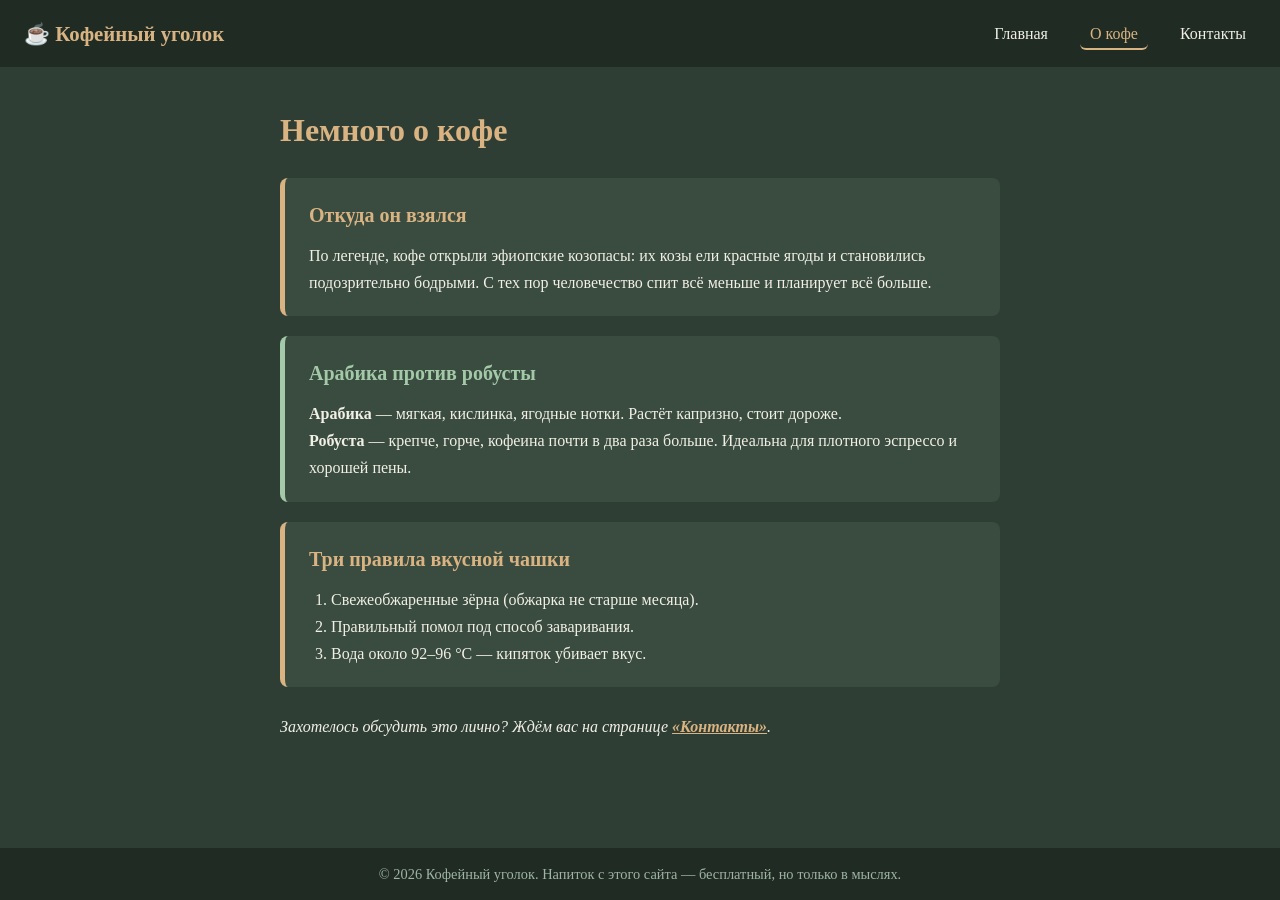
<file: about.html>
<!DOCTYPE html>
<html lang="ru">
<head>
    <meta charset="UTF-8">
    <meta name="viewport" content="width=device-width, initial-scale=1.0">
    <title>Кофейный уголок — О кофе</title>
    <link rel="stylesheet" href="style-about.css">
</head>
<body>
    <header class="header">
        <div class="logo">☕ Кофейный уголок</div>
        <nav class="nav">
            <a href="index.html">Главная</a>
            <a href="about.html" class="active">О кофе</a>
            <a href="contact.html">Контакты</a>
        </nav>
    </header>

    <main class="main">
        <h1>Немного о кофе</h1>

        <section class="block">
            <h2>Откуда он взялся</h2>
            <p>По легенде, кофе открыли эфиопские козопасы: их козы ели
               красные ягоды и становились подозрительно бодрыми. С тех
               пор человечество спит всё меньше и планирует всё больше.</p>
        </section>

        <section class="block block-alt">
            <h2>Арабика против робусты</h2>
            <p><strong>Арабика</strong> — мягкая, кислинка, ягодные нотки.
               Растёт капризно, стоит дороже.</p>
            <p><strong>Робуста</strong> — крепче, горче, кофеина почти в два
               раза больше. Идеальна для плотного эспрессо и хорошей пены.</p>
        </section>

        <section class="block">
            <h2>Три правила вкусной чашки</h2>
            <ol>
                <li>Свежеобжаренные зёрна (обжарка не старше месяца).</li>
                <li>Правильный помол под способ заваривания.</li>
                <li>Вода около 92–96 °C — кипяток убивает вкус.</li>
            </ol>
        </section>

        <p class="cta">Захотелось обсудить это лично? Ждём вас на странице
           <a class="btn" href="contact.html">«Контакты»</a>.</p>
    </main>

    <footer class="footer">
        <p>© 2026 Кофейный уголок. Напиток с этого сайта — бесплатный, но только в мыслях.</p>
    </footer>
</body>
</html>
</file>
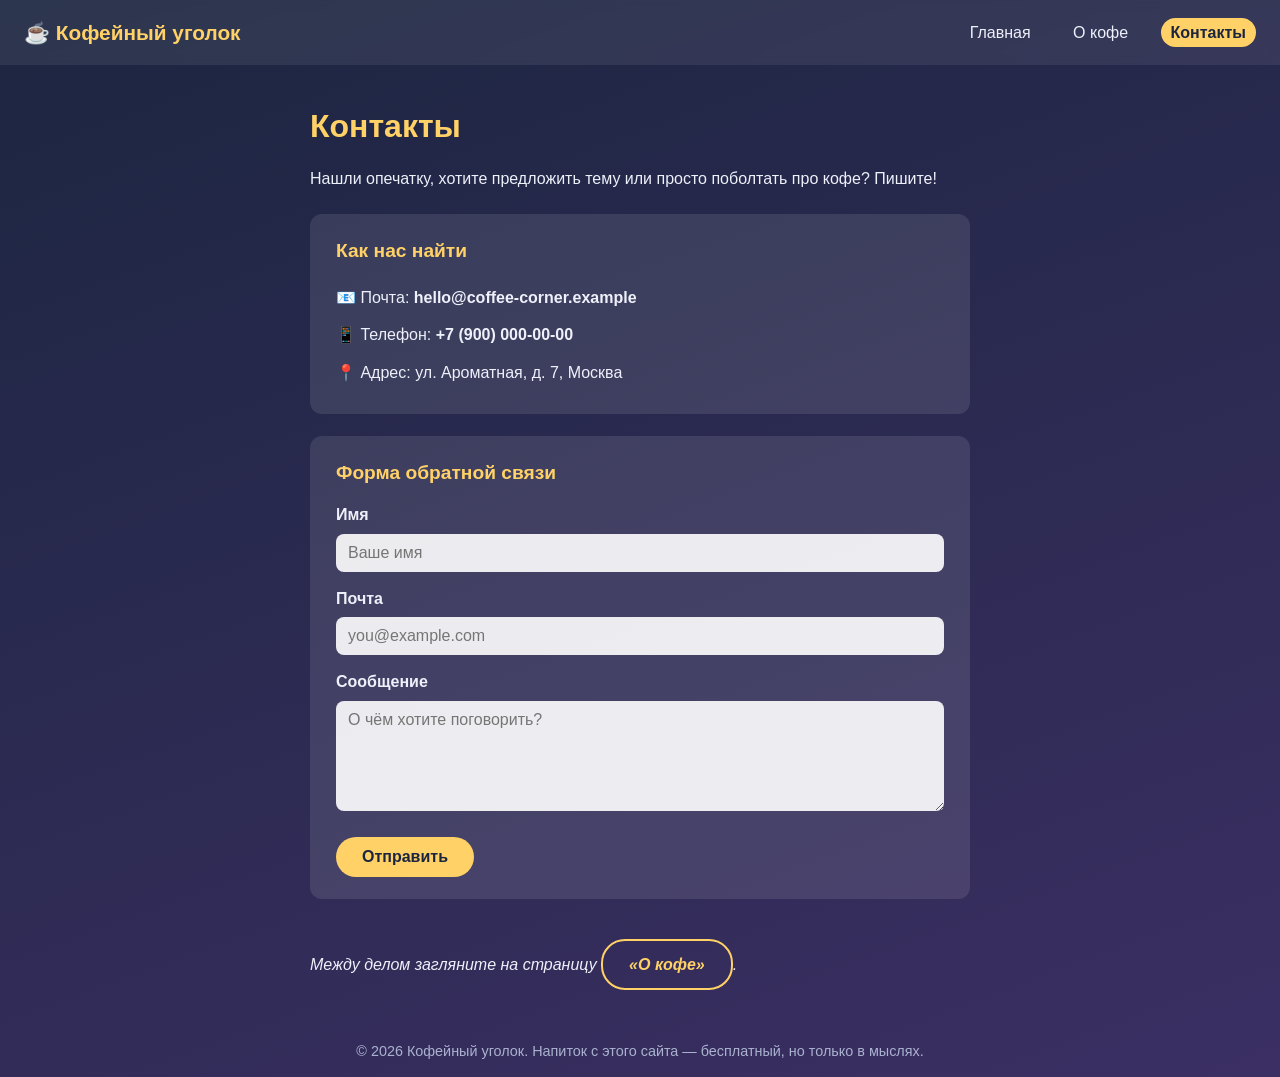
<file: contact.html>
<!DOCTYPE html>
<html lang="ru">
<head>
    <meta charset="UTF-8">
    <meta name="viewport" content="width=device-width, initial-scale=1.0">
    <title>Кофейный уголок — Контакты</title>
    <link rel="stylesheet" href="style-contact.css">
</head>
<body>
    <header class="header">
        <div class="logo">☕ Кофейный уголок</div>
        <nav class="nav">
            <a href="index.html">Главная</a>
            <a href="about.html">О кофе</a>
            <a href="contact.html" class="active">Контакты</a>
        </nav>
    </header>

    <main class="main">
        <h1>Контакты</h1>
        <p>Нашли опечатку, хотите предложить тему или просто поболтать
           про кофе? Пишите!</p>

        <section class="contact-card">
            <h2>Как нас найти</h2>
            <ul class="contacts">
                <li>📧 Почта: <strong>hello@coffee-corner.example</strong></li>
                <li>📱 Телефон: <strong>+7 (900) 000-00-00</strong></li>
                <li>📍 Адрес: ул. Ароматная, д. 7, Москва</li>
            </ul>
        </section>

        <section class="contact-card form-card">
            <h2>Форма обратной связи</h2>
            <form>
                <label for="name">Имя</label>
                <input type="text" id="name" name="name" placeholder="Ваше имя" required>

                <label for="email">Почта</label>
                <input type="email" id="email" name="email" placeholder="you@example.com" required>

                <label for="message">Сообщение</label>
                <textarea id="message" name="message" rows="5" placeholder="О чём хотите поговорить?" required></textarea>

                <button type="submit" class="btn">Отправить</button>
            </form>
        </section>

        <p class="cta">Между делом загляните на страницу
           <a class="btn btn-outline" href="about.html">«О кофе»</a>.</p>
    </main>

    <footer class="footer">
        <p>© 2026 Кофейный уголок. Напиток с этого сайта — бесплатный, но только в мыслях.</p>
    </footer>
</body>
</html>
</file>
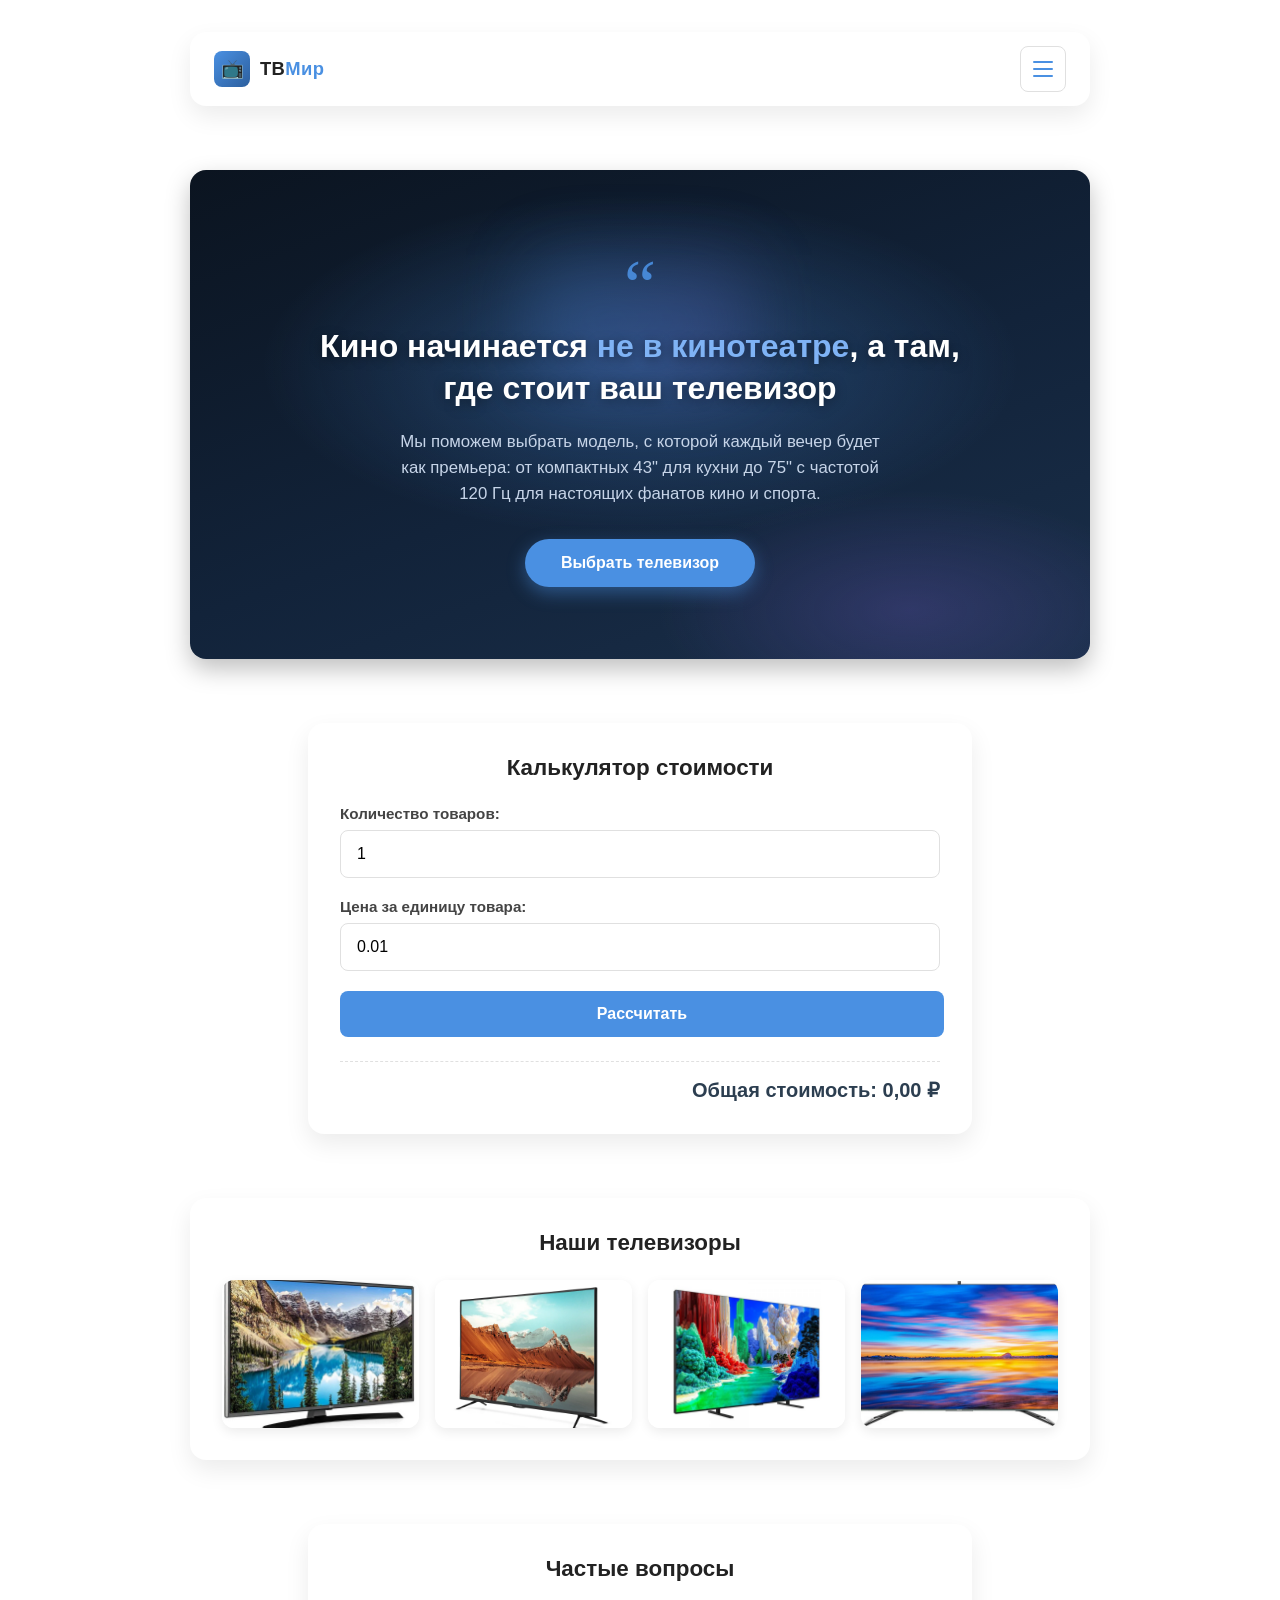
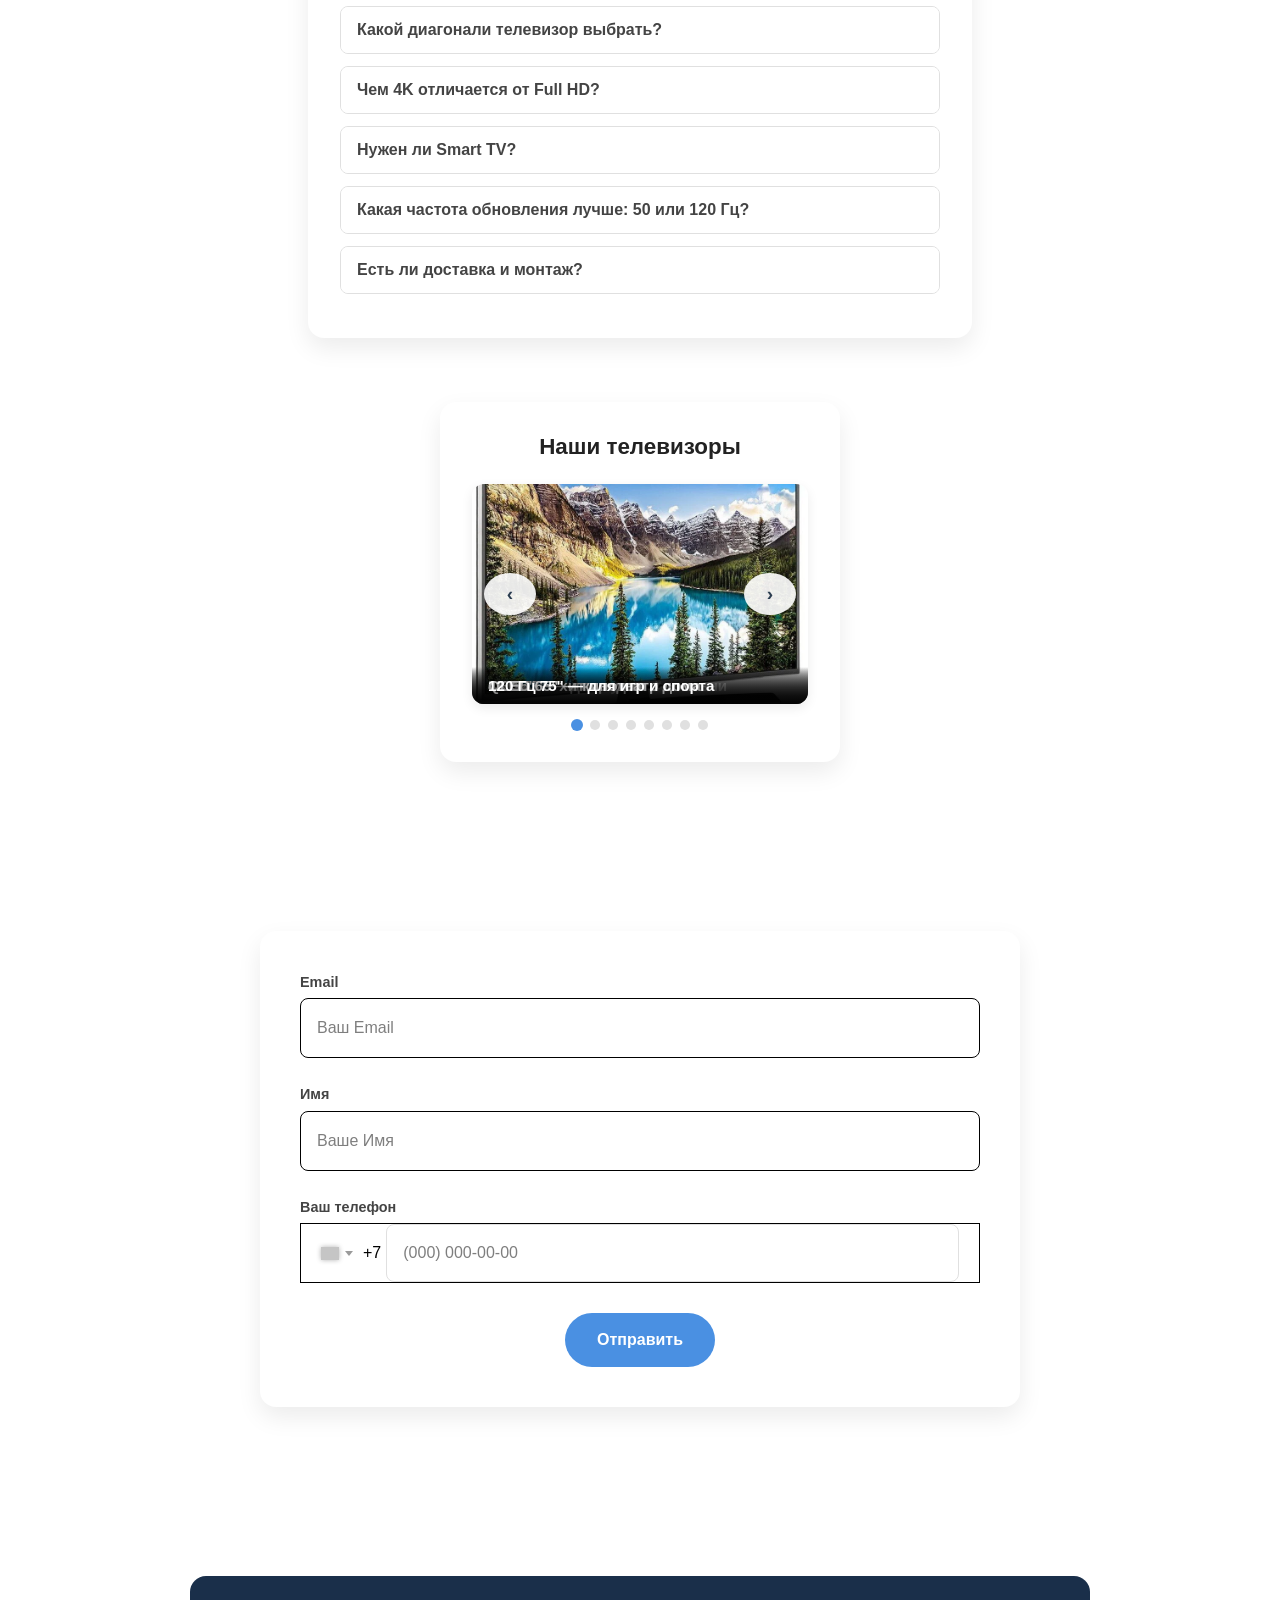
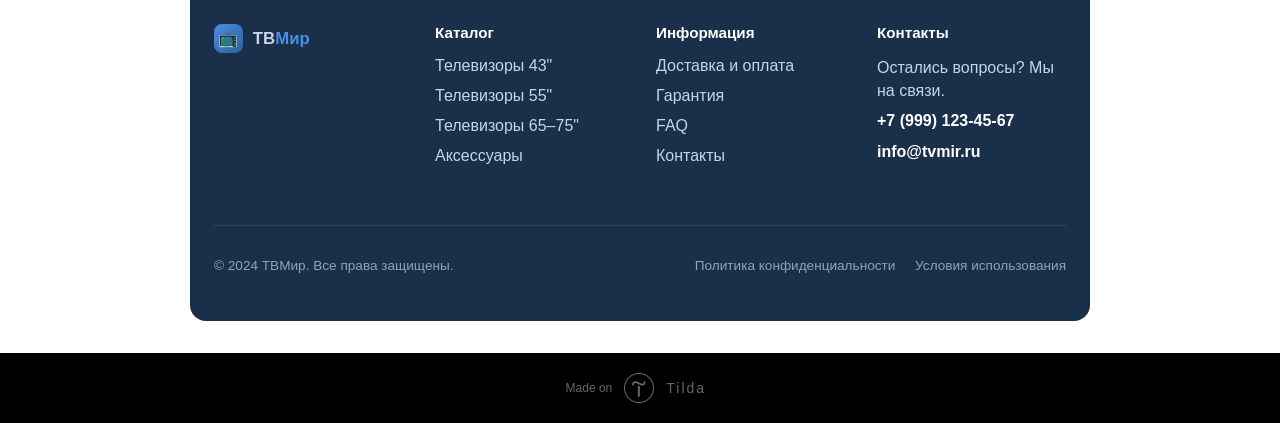
<file: TVmag.html>
<!DOCTYPE html>
<!-- saved from url=(0028)https://tvmag.tilda.ws/tvmag -->
<html><head><meta http-equiv="Content-Type" content="text/html; charset=UTF-8">   <meta name="viewport" content="width=device-width, initial-scale=1.0"> <!--metatextblock--> <title>TVmag</title> <meta property="og:url" content="https://tvmag.tilda.ws/tvmag"> <meta property="og:title" content="TVmag"> <meta property="og:description" content=""> <meta property="og:type" content="website"> <link rel="canonical" href="https://tvmag.tilda.ws/tvmag"> <!--/metatextblock--> <meta name="format-detection" content="telephone=no"> <meta http-equiv="x-dns-prefetch-control" content="on"> <link rel="dns-prefetch" href="https://ws.tildacdn.com/"> <link rel="dns-prefetch" href="https://static.tildacdn.com/"> <!--favicons--> <link rel="shortcut icon" href="https://static.tildacdn.com/tila6465-3962-4138-b865-346161356533/Group_193.png" type="image/x-icon"> <!--/favicons--> <!-- Assets --> <script type="text/javascript" async="" id="tildastatscript" src="./TVmag_files/tilda-stat-1.0.min.js.загрузка"></script><script src="./TVmag_files/tilda-fallback-1.0.min.js.загрузка" async="" charset="utf-8"></script> <link rel="stylesheet" href="./TVmag_files/tilda-grid-3.0.min.css" type="text/css" media="all" onerror="this.loaderr='y';"> <link rel="stylesheet" href="./TVmag_files/tilda-blocks-page423671109.min.css" type="text/css" media="all" onerror="this.loaderr='y';"> <link rel="preconnect" href="https://fonts.gstatic.com/"> <link href="./TVmag_files/css2" rel="stylesheet"> <link rel="stylesheet" href="./TVmag_files/tilda-forms-1.0.min.css" type="text/css" media="all" onerror="this.loaderr='y';"> <script nomodule="" src="./TVmag_files/tilda-polyfill-1.0.min.js.загрузка" charset="utf-8"></script> <script type="text/javascript">function t_onReady(func) {if(document.readyState!='loading') {func();} else {document.addEventListener('DOMContentLoaded',func);}}
function t_onFuncLoad(funcName,okFunc,time) {if(typeof window[funcName]==='function') {okFunc();} else {setTimeout(function() {t_onFuncLoad(funcName,okFunc,time);},(time||100));}}</script> <script src="./TVmag_files/tilda-scripts-3.0.min.js.загрузка" charset="utf-8" defer="" onerror="this.loaderr='y';"></script> <script src="./TVmag_files/tilda-blocks-page423671109.min.js.загрузка" charset="utf-8" async="" onerror="this.loaderr='y';"></script> <script src="./TVmag_files/tilda-lazyload-1.0.min.js.загрузка" charset="utf-8" async="" onerror="this.loaderr='y';"></script> <script src="./TVmag_files/tilda-forms-1.0.min.js.загрузка" charset="utf-8" async="" onerror="this.loaderr='y';"></script> <script src="./TVmag_files/tilda-events-1.0.min.js.загрузка" charset="utf-8" async="" onerror="this.loaderr='y';"></script> <script type="text/javascript">window.dataLayer=window.dataLayer||[];</script> <script type="text/javascript">(function() {var ttt='cebo';var tt='oog';var re=new RegExp("bot|g" + tt + "le|yandex|baidu|bing|msn|duckduckbot|teoma|slurp|crawler|spider|robot|crawling|fa" + ttt + "ok|lighthouse","i");if((re.test(navigator.userAgent))===false&&typeof(sessionStorage)!='undefined'&&sessionStorage.getItem('visited')!=='y'&&document.visibilityState){var style=document.createElement('style');style.type='text/css';style.innerHTML='@media screen and (min-width: 980px) {.t-records {opacity: 0;}.t-records_animated {-webkit-transition: opacity ease-in-out .2s;-moz-transition: opacity ease-in-out .2s;-o-transition: opacity ease-in-out .2s;transition: opacity ease-in-out .2s;}.t-records.t-records_visible {opacity: 1;}}';document.getElementsByTagName('head')[0].appendChild(style);function t_setvisRecs(){var alr=document.querySelectorAll('.t-records');Array.prototype.forEach.call(alr,function(el) {el.classList.add("t-records_animated");});setTimeout(function() {Array.prototype.forEach.call(alr,function(el) {el.classList.add("t-records_visible");});sessionStorage.setItem("visited","y");},400);}
document.addEventListener('DOMContentLoaded',t_setvisRecs);}})();</script><script type="text/javascript" src="./TVmag_files/tilda-phone-mask-1.1.min.js.загрузка"></script><style id="phone-mask-style">.t-input-group.js-error-control-box .t-input-phonemask{border:0!important}.t-input_pvis.t-input-phonemask__wrap{padding-top:0;padding-bottom:0}.t-input-phonemask__wrap{position:relative;display:-ms-flexbox;display:-webkit-box;display:flex}.t-input .t-input-phonemask,.t-input-phonemask{height:auto;padding:0;background-color:transparent}.t-input-phonemask__options-wrap{display:none;z-index:99999999;position:fixed;min-width:410px;max-height:200px;padding-top:5px;padding-bottom:5px;background-color:#fff;border:1px solid #eee;border-radius:7px;-webkit-box-shadow:0 0 1px rgba(0,0,0,.1);box-shadow:0 0 1px rgba(0,0,0,.1);overflow-y:scroll}.t-input-phonemask__options-wrap.t-input-phonemask__options-wrap_open{display:block}.t-input-phonemask__options-item{display:-ms-flexbox;display:-webkit-box;display:flex;-ms-flex-pack:end;-webkit-box-pack:justify;justify-content:space-between;-ms-flex-align:center;-webkit-box-align:center;align-items:center;padding:8px 10px;font-family:sans-serif;font-size:14px;color:#000!important;cursor:pointer}.t-input-phonemask__options-right{display:-webkit-box;display:-ms-flexbox;display:flex;-webkit-box-align:center;-ms-flex-align:center;align-items:center}.t-input-phonemask__options-item.t-input-phonemask__options-item_chosen,.t-input-phonemask__options-item:hover{background-color:#eee}.t-input-phonemask__select{display:-ms-flexbox;display:-webkit-box;display:flex;-ms-flex-align:center;-webkit-box-align:center;align-items:center;-ms-flex-negative:0;flex-shrink:0;margin-right:5px;margin-left:0;font-size:16px;cursor:pointer}.t-input-phonemask__select-triangle{position:relative;margin-left:6px;border-style:solid;border-width:5px 4px 0;border-color:#9a9a9a transparent transparent}.t-input-phonemask__select-code{white-space:nowrap}.t-input-phonemask__options-code,.t-input-phonemask__select-code{margin-left:10px}.t-input-phonemask__options-flag,.t-input-phonemask__select-flag{width:18px;min-width:18px;height:13px;background-color:#c5c5c5;-webkit-box-shadow:0 0 5px rgba(0,0,0,.3);box-shadow:0 0 5px rgba(0,0,0,.3)}.t-input-phonemask__options-flag{margin-left:8px}.t-input-phonemask__options-wrap::-webkit-scrollbar{width:8px;height:15px}.t-input-phonemask__options-wrap::-webkit-scrollbar-thumb{border-radius:7px;background:#c2c9d2}@media screen and (max-width:640px){.t-input-phonemask__options-wrap{min-width:auto}}.t-input-phonemask__options-flag,.t-input-phonemask__select-flag{background-image:url(https://static.tildacdn.com/lib/flags/flags7.png);background-repeat:no-repeat;display:inline-block}.t-input-phonemask__options-flag_np,.t-input-phonemask__select-flag[data-phonemask-flag="np"]{width:16px;min-width:16px}.t-input-phonemask__options-flag_ad,.t-input-phonemask__select-flag[data-phonemask-flag=ad] {background-position:-5px -5px}.t-input-phonemask__options-flag_ae,.t-input-phonemask__select-flag[data-phonemask-flag=ae] {background-position:-33px -5px}.t-input-phonemask__options-flag_af,.t-input-phonemask__select-flag[data-phonemask-flag=af] {background-position:-61px -5px}.t-input-phonemask__options-flag_ag,.t-input-phonemask__select-flag[data-phonemask-flag=ag] {background-position:-89px -5px}.t-input-phonemask__options-flag_al,.t-input-phonemask__select-flag[data-phonemask-flag=al] {background-position:-117px -5px}.t-input-phonemask__options-flag_am,.t-input-phonemask__select-flag[data-phonemask-flag=am] {background-position:-145px -5px}.t-input-phonemask__options-flag_ao,.t-input-phonemask__select-flag[data-phonemask-flag=ao] {background-position:-173px -5px}.t-input-phonemask__options-flag_ar,.t-input-phonemask__select-flag[data-phonemask-flag=ar] {background-position:-201px -5px}.t-input-phonemask__options-flag_at,.t-input-phonemask__select-flag[data-phonemask-flag=at] {background-position:-229px -5px}.t-input-phonemask__options-flag_au,.t-input-phonemask__select-flag[data-phonemask-flag=au] {background-position:-257px -5px}.t-input-phonemask__options-flag_az,.t-input-phonemask__select-flag[data-phonemask-flag=az] {background-position:-285px -5px}.t-input-phonemask__options-flag_ba,.t-input-phonemask__select-flag[data-phonemask-flag=ba] {background-position:-313px -5px}.t-input-phonemask__options-flag_bb,.t-input-phonemask__select-flag[data-phonemask-flag=bb] {background-position:-5px -28px}.t-input-phonemask__options-flag_bd,.t-input-phonemask__select-flag[data-phonemask-flag=bd] {background-position:-33px -28px}.t-input-phonemask__options-flag_be,.t-input-phonemask__select-flag[data-phonemask-flag=be] {background-position:-61px -28px}.t-input-phonemask__options-flag_bf,.t-input-phonemask__select-flag[data-phonemask-flag=bf] {background-position:-89px -28px}.t-input-phonemask__options-flag_bg,.t-input-phonemask__select-flag[data-phonemask-flag=bg] {background-position:-117px -28px}.t-input-phonemask__options-flag_bh,.t-input-phonemask__select-flag[data-phonemask-flag=bh] {background-position:-145px -28px}.t-input-phonemask__options-flag_bi,.t-input-phonemask__select-flag[data-phonemask-flag=bi] {background-position:-173px -28px}.t-input-phonemask__options-flag_bj,.t-input-phonemask__select-flag[data-phonemask-flag=bj] {background-position:-201px -28px}.t-input-phonemask__options-flag_bm,.t-input-phonemask__select-flag[data-phonemask-flag=bm] {background-position:-229px -28px}.t-input-phonemask__options-flag_bn,.t-input-phonemask__select-flag[data-phonemask-flag=bn] {background-position:-257px -28px}.t-input-phonemask__options-flag_bo,.t-input-phonemask__select-flag[data-phonemask-flag=bo] {background-position:-285px -28px}.t-input-phonemask__options-flag_bq,.t-input-phonemask__select-flag[data-phonemask-flag=bq] {background-position:-89px -258px}.t-input-phonemask__options-flag_br,.t-input-phonemask__select-flag[data-phonemask-flag=br] {background-position:-313px -28px}.t-input-phonemask__options-flag_bs,.t-input-phonemask__select-flag[data-phonemask-flag=bs] {background-position:-5px -51px}.t-input-phonemask__options-flag_bt,.t-input-phonemask__select-flag[data-phonemask-flag=bt] {background-position:-33px -51px}.t-input-phonemask__options-flag_bw,.t-input-phonemask__select-flag[data-phonemask-flag=bw] {background-position:-61px -51px}.t-input-phonemask__options-flag_by,.t-input-phonemask__select-flag[data-phonemask-flag=by] {background-position:-89px -51px}.t-input-phonemask__options-flag_bz,.t-input-phonemask__select-flag[data-phonemask-flag=bz] {background-position:-117px -51px}.t-input-phonemask__options-flag_ca,.t-input-phonemask__select-flag[data-phonemask-flag=ca] {background-position:-145px -51px}.t-input-phonemask__options-flag_ky,.t-input-phonemask__select-flag[data-phonemask-flag=ky] {background-position:-367px -28px}.t-input-phonemask__options-flag_cd,.t-input-phonemask__select-flag[data-phonemask-flag=cd] {background-position:-173px -51px}.t-input-phonemask__options-flag_cf,.t-input-phonemask__select-flag[data-phonemask-flag=cf] {background-position:-201px -51px}.t-input-phonemask__options-flag_cg,.t-input-phonemask__select-flag[data-phonemask-flag=cg] {background-position:-229px -51px}.t-input-phonemask__options-flag_ch,.t-input-phonemask__select-flag[data-phonemask-flag=ch] {background-position:-257px -51px}.t-input-phonemask__options-flag_ci,.t-input-phonemask__select-flag[data-phonemask-flag=ci] {background-position:-285px -51px}.t-input-phonemask__options-flag_ck,.t-input-phonemask__select-flag[data-phonemask-flag=ck] {background-position:-313px -51px}.t-input-phonemask__options-flag_cl,.t-input-phonemask__select-flag[data-phonemask-flag=cl] {background-position:-5px -74px}.t-input-phonemask__options-flag_cm,.t-input-phonemask__select-flag[data-phonemask-flag=cm] {background-position:-33px -74px}.t-input-phonemask__options-flag_cn,.t-input-phonemask__select-flag[data-phonemask-flag=cn] {background-position:-61px -74px}.t-input-phonemask__options-flag_co,.t-input-phonemask__select-flag[data-phonemask-flag=co] {background-position:-89px -74px}.t-input-phonemask__options-flag_cr,.t-input-phonemask__select-flag[data-phonemask-flag=cr] {background-position:-117px -74px}.t-input-phonemask__options-flag_cu,.t-input-phonemask__select-flag[data-phonemask-flag=cu] {background-position:-145px -74px}.t-input-phonemask__options-flag_cv,.t-input-phonemask__select-flag[data-phonemask-flag=cv] {background-position:-173px -74px}.t-input-phonemask__options-flag_cz,.t-input-phonemask__select-flag[data-phonemask-flag=cz] {background-position:-229px -74px}.t-input-phonemask__options-flag_cy,.t-input-phonemask__select-flag[data-phonemask-flag=cy] {background-position:-201px -74px}.t-input-phonemask__options-flag_de,.t-input-phonemask__select-flag[data-phonemask-flag=de] {background-position:-257px -74px}.t-input-phonemask__options-flag_dj,.t-input-phonemask__select-flag[data-phonemask-flag=dj] {background-position:-285px -74px}.t-input-phonemask__options-flag_dk,.t-input-phonemask__select-flag[data-phonemask-flag=dk] {background-position:-313px -74px}.t-input-phonemask__options-flag_dm,.t-input-phonemask__select-flag[data-phonemask-flag=dm] {background-position:-5px -97px}.t-input-phonemask__options-flag_do,.t-input-phonemask__select-flag[data-phonemask-flag=do] {background-position:-33px -97px}.t-input-phonemask__options-flag_dz,.t-input-phonemask__select-flag[data-phonemask-flag=dz] {background-position:-61px -97px}.t-input-phonemask__options-flag_ec,.t-input-phonemask__select-flag[data-phonemask-flag=ec] {background-position:-89px -97px}.t-input-phonemask__options-flag_ee,.t-input-phonemask__select-flag[data-phonemask-flag=ee] {background-position:-117px -97px}.t-input-phonemask__options-flag_eg,.t-input-phonemask__select-flag[data-phonemask-flag=eg] {background-position:-145px -97px}.t-input-phonemask__options-flag_eh,.t-input-phonemask__select-flag[data-phonemask-flag=eh] {background-position:-173px -97px}.t-input-phonemask__options-flag_er,.t-input-phonemask__select-flag[data-phonemask-flag=er] {background-position:-201px -97px}.t-input-phonemask__options-flag_es,.t-input-phonemask__select-flag[data-phonemask-flag=es] {background-position:-229px -97px}.t-input-phonemask__options-flag_et,.t-input-phonemask__select-flag[data-phonemask-flag=et] {background-position:-257px -97px}.t-input-phonemask__options-flag_fi,.t-input-phonemask__select-flag[data-phonemask-flag=fi] {background-position:-285px -97px}.t-input-phonemask__options-flag_fj,.t-input-phonemask__select-flag[data-phonemask-flag=fj] {background-position:-313px -97px}.t-input-phonemask__options-flag_fm,.t-input-phonemask__select-flag[data-phonemask-flag=fm] {background-position:-5px -120px}.t-input-phonemask__options-flag_fr,.t-input-phonemask__select-flag[data-phonemask-flag=fr] {background-position:-33px -120px}.t-input-phonemask__options-flag_ga,.t-input-phonemask__select-flag[data-phonemask-flag=ga] {background-position:-61px -120px}.t-input-phonemask__options-flag_gb,.t-input-phonemask__select-flag[data-phonemask-flag=gb] {background-position:-89px -120px}.t-input-phonemask__options-flag_gd,.t-input-phonemask__select-flag[data-phonemask-flag=gd] {background-position:-117px -120px}.t-input-phonemask__options-flag_ge,.t-input-phonemask__select-flag[data-phonemask-flag=ge] {background-position:-145px -120px}.t-input-phonemask__options-flag_gh,.t-input-phonemask__select-flag[data-phonemask-flag=gh] {background-position:-173px -120px}.t-input-phonemask__options-flag_gm,.t-input-phonemask__select-flag[data-phonemask-flag=gm] {background-position:-201px -120px}.t-input-phonemask__options-flag_gn,.t-input-phonemask__select-flag[data-phonemask-flag=gn] {background-position:-229px -120px}.t-input-phonemask__options-flag_gq,.t-input-phonemask__select-flag[data-phonemask-flag=gq] {background-position:-257px -120px}.t-input-phonemask__options-flag_gr,.t-input-phonemask__select-flag[data-phonemask-flag=gr] {background-position:-285px -120px}.t-input-phonemask__options-flag_gt,.t-input-phonemask__select-flag[data-phonemask-flag=gt] {background-position:-313px -120px}.t-input-phonemask__options-flag_gw,.t-input-phonemask__select-flag[data-phonemask-flag=gw] {background-position:-5px -143px}.t-input-phonemask__options-flag_gy,.t-input-phonemask__select-flag[data-phonemask-flag=gy] {background-position:-33px -143px}.t-input-phonemask__options-flag_hk,.t-input-phonemask__select-flag[data-phonemask-flag=hk] {background-position:-61px -143px}.t-input-phonemask__options-flag_hn,.t-input-phonemask__select-flag[data-phonemask-flag=hn] {background-position:-89px -143px}.t-input-phonemask__options-flag_hr,.t-input-phonemask__select-flag[data-phonemask-flag=hr] {background-position:-117px -143px}.t-input-phonemask__options-flag_ht,.t-input-phonemask__select-flag[data-phonemask-flag=ht] {background-position:-145px -143px}.t-input-phonemask__options-flag_hu,.t-input-phonemask__select-flag[data-phonemask-flag=hu] {background-position:-173px -143px}.t-input-phonemask__options-flag_id,.t-input-phonemask__select-flag[data-phonemask-flag=id] {background-position:-201px -143px}.t-input-phonemask__options-flag_ie,.t-input-phonemask__select-flag[data-phonemask-flag=ie] {background-position:-229px -143px}.t-input-phonemask__options-flag_il,.t-input-phonemask__select-flag[data-phonemask-flag=il] {background-position:-257px -143px}.t-input-phonemask__options-flag_in,.t-input-phonemask__select-flag[data-phonemask-flag=in] {background-position:-285px -143px}.t-input-phonemask__options-flag_iq,.t-input-phonemask__select-flag[data-phonemask-flag=iq] {background-position:-313px -143px}.t-input-phonemask__options-flag_ir,.t-input-phonemask__select-flag[data-phonemask-flag=ir] {background-position:-5px -166px}.t-input-phonemask__options-flag_is,.t-input-phonemask__select-flag[data-phonemask-flag=is] {background-position:-33px -166px}.t-input-phonemask__options-flag_it,.t-input-phonemask__select-flag[data-phonemask-flag=it] {background-position:-61px -166px}.t-input-phonemask__options-flag_jm,.t-input-phonemask__select-flag[data-phonemask-flag=jm] {background-position:-89px -166px}.t-input-phonemask__options-flag_jo,.t-input-phonemask__select-flag[data-phonemask-flag=jo] {background-position:-117px -166px}.t-input-phonemask__options-flag_jp,.t-input-phonemask__select-flag[data-phonemask-flag=jp] {background-position:-145px -166px}.t-input-phonemask__options-flag_ke,.t-input-phonemask__select-flag[data-phonemask-flag=ke] {background-position:-173px -166px}.t-input-phonemask__options-flag_kg,.t-input-phonemask__select-flag[data-phonemask-flag=kg] {background-position:-201px -166px}.t-input-phonemask__options-flag_kh,.t-input-phonemask__select-flag[data-phonemask-flag=kh] {background-position:-229px -166px}.t-input-phonemask__options-flag_ki,.t-input-phonemask__select-flag[data-phonemask-flag=ki] {background-position:-257px -166px}.t-input-phonemask__options-flag_km,.t-input-phonemask__select-flag[data-phonemask-flag=km] {background-position:-285px -166px}.t-input-phonemask__options-flag_kn,.t-input-phonemask__select-flag[data-phonemask-flag=kn] {background-position:-313px -166px}.t-input-phonemask__options-flag_kp,.t-input-phonemask__select-flag[data-phonemask-flag=kp] {background-position:-5px -189px}.t-input-phonemask__options-flag_kr,.t-input-phonemask__select-flag[data-phonemask-flag=kr] {background-position:-33px -189px}.t-input-phonemask__options-flag_ks,.t-input-phonemask__select-flag[data-phonemask-flag=ks] {background-position:-61px -189px}.t-input-phonemask__options-flag_kw,.t-input-phonemask__select-flag[data-phonemask-flag=kw] {background-position:-89px -189px}.t-input-phonemask__options-flag_kz,.t-input-phonemask__select-flag[data-phonemask-flag=kz] {background-position:-117px -189px}.t-input-phonemask__options-flag_la,.t-input-phonemask__select-flag[data-phonemask-flag=la] {background-position:-145px -189px}.t-input-phonemask__options-flag_lb,.t-input-phonemask__select-flag[data-phonemask-flag=lb] {background-position:-173px -189px}.t-input-phonemask__options-flag_lc,.t-input-phonemask__select-flag[data-phonemask-flag=lc] {background-position:-201px -189px}.t-input-phonemask__options-flag_li,.t-input-phonemask__select-flag[data-phonemask-flag=li] {background-position:-229px -189px}.t-input-phonemask__options-flag_lk,.t-input-phonemask__select-flag[data-phonemask-flag=lk] {background-position:-257px -189px}.t-input-phonemask__options-flag_lr,.t-input-phonemask__select-flag[data-phonemask-flag=lr] {background-position:-285px -189px}.t-input-phonemask__options-flag_ls,.t-input-phonemask__select-flag[data-phonemask-flag=ls] {background-position:-313px -189px}.t-input-phonemask__options-flag_lt,.t-input-phonemask__select-flag[data-phonemask-flag=lt] {background-position:-5px -212px}.t-input-phonemask__options-flag_lu,.t-input-phonemask__select-flag[data-phonemask-flag=lu] {background-position:-33px -212px}.t-input-phonemask__options-flag_lv,.t-input-phonemask__select-flag[data-phonemask-flag=lv] {background-position:-61px -212px}.t-input-phonemask__options-flag_ly,.t-input-phonemask__select-flag[data-phonemask-flag=ly] {background-position:-89px -212px}.t-input-phonemask__options-flag_ma,.t-input-phonemask__select-flag[data-phonemask-flag=ma] {background-position:-117px -212px}.t-input-phonemask__options-flag_mc,.t-input-phonemask__select-flag[data-phonemask-flag=mc] {background-position:-145px -212px}.t-input-phonemask__options-flag_md,.t-input-phonemask__select-flag[data-phonemask-flag=md] {background-position:-173px -212px}.t-input-phonemask__options-flag_me,.t-input-phonemask__select-flag[data-phonemask-flag=me] {background-position:-201px -212px}.t-input-phonemask__options-flag_mg,.t-input-phonemask__select-flag[data-phonemask-flag=mg] {background-position:-229px -212px}.t-input-phonemask__options-flag_mh,.t-input-phonemask__select-flag[data-phonemask-flag=mh] {background-position:-257px -212px}.t-input-phonemask__options-flag_mk,.t-input-phonemask__select-flag[data-phonemask-flag=mk] {background-position:-285px -212px}.t-input-phonemask__options-flag_ml,.t-input-phonemask__select-flag[data-phonemask-flag=ml] {background-position:-313px -212px}.t-input-phonemask__options-flag_mm,.t-input-phonemask__select-flag[data-phonemask-flag=mm] {background-position:-5px -235px}.t-input-phonemask__options-flag_mn,.t-input-phonemask__select-flag[data-phonemask-flag=mn] {background-position:-33px -235px}.t-input-phonemask__options-flag_mo,.t-input-phonemask__select-flag[data-phonemask-flag=mo] {background-position:-61px -235px}.t-input-phonemask__options-flag_mr,.t-input-phonemask__select-flag[data-phonemask-flag=mr] {background-position:-89px -235px}.t-input-phonemask__options-flag_mt,.t-input-phonemask__select-flag[data-phonemask-flag=mt] {background-position:-117px -235px}.t-input-phonemask__options-flag_mu,.t-input-phonemask__select-flag[data-phonemask-flag=mu] {background-position:-145px -235px}.t-input-phonemask__options-flag_mv,.t-input-phonemask__select-flag[data-phonemask-flag=mv] {background-position:-173px -235px}.t-input-phonemask__options-flag_mw,.t-input-phonemask__select-flag[data-phonemask-flag=mw] {background-position:-201px -235px}.t-input-phonemask__options-flag_mb,.t-input-phonemask__select-flag[data-phonemask-flag=mb] {background-position:-229px -235px}.t-input-phonemask__options-flag_mx,.t-input-phonemask__select-flag[data-phonemask-flag=mx] {background-position:-229px -235px}.t-input-phonemask__options-flag_my,.t-input-phonemask__select-flag[data-phonemask-flag=my] {background-position:-257px -235px}.t-input-phonemask__options-flag_mz,.t-input-phonemask__select-flag[data-phonemask-flag=mz] {background-position:-285px -235px}.t-input-phonemask__options-flag_na,.t-input-phonemask__select-flag[data-phonemask-flag=na] {background-position:-313px -235px}.t-input-phonemask__options-flag_ne,.t-input-phonemask__select-flag[data-phonemask-flag=ne] {background-position:-5px -258px}.t-input-phonemask__options-flag_ng,.t-input-phonemask__select-flag[data-phonemask-flag=ng] {background-position:-33px -258px}.t-input-phonemask__options-flag_ni,.t-input-phonemask__select-flag[data-phonemask-flag=ni] {background-position:-61px -258px}.t-input-phonemask__options-flag_nl,.t-input-phonemask__select-flag[data-phonemask-flag=nl] {background-position:-89px -258px}.t-input-phonemask__options-flag_no,.t-input-phonemask__select-flag[data-phonemask-flag=no] {background-position:-117px -258px}.t-input-phonemask__options-flag_np,.t-input-phonemask__select-flag[data-phonemask-flag=np] {background-position:-341px -5px}.t-input-phonemask__options-flag_nr,.t-input-phonemask__select-flag[data-phonemask-flag=nr] {background-position:-145px -258px}.t-input-phonemask__options-flag_nu,.t-input-phonemask__select-flag[data-phonemask-flag=nu] {background-position:-173px -258px}.t-input-phonemask__options-flag_nc,.t-input-phonemask__select-flag[data-phonemask-flag=nc] {background-position:-229px -350px}.t-input-phonemask__options-flag_nz,.t-input-phonemask__select-flag[data-phonemask-flag=nz] {background-position:-201px -258px}.t-input-phonemask__options-flag_om,.t-input-phonemask__select-flag[data-phonemask-flag=om] {background-position:-229px -258px}.t-input-phonemask__options-flag_pa,.t-input-phonemask__select-flag[data-phonemask-flag=pa] {background-position:-257px -258px}.t-input-phonemask__options-flag_pe,.t-input-phonemask__select-flag[data-phonemask-flag=pe] {background-position:-285px -258px}.t-input-phonemask__options-flag_pg,.t-input-phonemask__select-flag[data-phonemask-flag=pg] {background-position:-313px -258px}.t-input-phonemask__options-flag_ph,.t-input-phonemask__select-flag[data-phonemask-flag=ph] {background-position:-5px -281px}.t-input-phonemask__options-flag_pk,.t-input-phonemask__select-flag[data-phonemask-flag=pk] {background-position:-33px -281px}.t-input-phonemask__options-flag_pl,.t-input-phonemask__select-flag[data-phonemask-flag=pl] {background-position:-61px -281px}.t-input-phonemask__options-flag_ps,.t-input-phonemask__select-flag[data-phonemask-flag=ps] {background-position:-89px -281px}.t-input-phonemask__options-flag_pt,.t-input-phonemask__select-flag[data-phonemask-flag=pt] {background-position:-117px -281px}.t-input-phonemask__options-flag_pw,.t-input-phonemask__select-flag[data-phonemask-flag=pw] {background-position:-145px -281px}.t-input-phonemask__options-flag_py,.t-input-phonemask__select-flag[data-phonemask-flag=py] {background-position:-173px -281px}.t-input-phonemask__options-flag_qa,.t-input-phonemask__select-flag[data-phonemask-flag=qa] {background-position:-201px -281px}.t-input-phonemask__options-flag_ro,.t-input-phonemask__select-flag[data-phonemask-flag=ro] {background-position:-229px -281px}.t-input-phonemask__options-flag_rs,.t-input-phonemask__select-flag[data-phonemask-flag=rs] {background-position:-257px -281px}.t-input-phonemask__options-flag_ru,.t-input-phonemask__select-flag[data-phonemask-flag=ru] {background-position:-285px -281px}.t-input-phonemask__options-flag_rw,.t-input-phonemask__select-flag[data-phonemask-flag=rw] {background-position:-313px -281px}.t-input-phonemask__options-flag_sa,.t-input-phonemask__select-flag[data-phonemask-flag=sa] {background-position:-5px -304px}.t-input-phonemask__options-flag_sb,.t-input-phonemask__select-flag[data-phonemask-flag=sb] {background-position:-33px -304px}.t-input-phonemask__options-flag_sc,.t-input-phonemask__select-flag[data-phonemask-flag=sc] {background-position:-61px -304px}.t-input-phonemask__options-flag_sd,.t-input-phonemask__select-flag[data-phonemask-flag=sd] {background-position:-89px -304px}.t-input-phonemask__options-flag_se,.t-input-phonemask__select-flag[data-phonemask-flag=se] {background-position:-117px -304px}.t-input-phonemask__options-flag_sg,.t-input-phonemask__select-flag[data-phonemask-flag=sg] {background-position:-145px -304px}.t-input-phonemask__options-flag_si,.t-input-phonemask__select-flag[data-phonemask-flag=si] {background-position:-173px -304px}.t-input-phonemask__options-flag_sk,.t-input-phonemask__select-flag[data-phonemask-flag=sk] {background-position:-201px -304px}.t-input-phonemask__options-flag_sl,.t-input-phonemask__select-flag[data-phonemask-flag=sl] {background-position:-229px -304px}.t-input-phonemask__options-flag_sm,.t-input-phonemask__select-flag[data-phonemask-flag=sm] {background-position:-257px -304px}.t-input-phonemask__options-flag_sn,.t-input-phonemask__select-flag[data-phonemask-flag=sn] {background-position:-285px -304px}.t-input-phonemask__options-flag_so,.t-input-phonemask__select-flag[data-phonemask-flag=so] {background-position:-313px -304px}.t-input-phonemask__options-flag_sr,.t-input-phonemask__select-flag[data-phonemask-flag=sr] {background-position:-5px -327px}.t-input-phonemask__options-flag_ss,.t-input-phonemask__select-flag[data-phonemask-flag=ss] {background-position:-33px -327px}.t-input-phonemask__options-flag_st,.t-input-phonemask__select-flag[data-phonemask-flag=st] {background-position:-61px -327px}.t-input-phonemask__options-flag_sv,.t-input-phonemask__select-flag[data-phonemask-flag=sv] {background-position:-89px -327px}.t-input-phonemask__options-flag_sy,.t-input-phonemask__select-flag[data-phonemask-flag=sy] {background-position:-117px -327px}.t-input-phonemask__options-flag_sz,.t-input-phonemask__select-flag[data-phonemask-flag=sz] {background-position:-145px -327px}.t-input-phonemask__options-flag_td,.t-input-phonemask__select-flag[data-phonemask-flag=td] {background-position:-173px -327px}.t-input-phonemask__options-flag_tg,.t-input-phonemask__select-flag[data-phonemask-flag=tg] {background-position:-201px -327px}.t-input-phonemask__options-flag_th,.t-input-phonemask__select-flag[data-phonemask-flag=th] {background-position:-229px -327px}.t-input-phonemask__options-flag_tj,.t-input-phonemask__select-flag[data-phonemask-flag=tj] {background-position:-257px -327px}.t-input-phonemask__options-flag_tl,.t-input-phonemask__select-flag[data-phonemask-flag=tl] {background-position:-285px -327px}.t-input-phonemask__options-flag_tm,.t-input-phonemask__select-flag[data-phonemask-flag=tm] {background-position:-313px -327px}.t-input-phonemask__options-flag_tn,.t-input-phonemask__select-flag[data-phonemask-flag=tn] {background-position:-367px -5px}.t-input-phonemask__options-flag_to,.t-input-phonemask__select-flag[data-phonemask-flag=to] {background-position:-341px -28px}.t-input-phonemask__options-flag_tr,.t-input-phonemask__select-flag[data-phonemask-flag=tr] {background-position:-341px -51px}.t-input-phonemask__options-flag_tt,.t-input-phonemask__select-flag[data-phonemask-flag=tt] {background-position:-341px -74px}.t-input-phonemask__options-flag_tv,.t-input-phonemask__select-flag[data-phonemask-flag=tv] {background-position:-341px -97px}.t-input-phonemask__options-flag_tw,.t-input-phonemask__select-flag[data-phonemask-flag=tw] {background-position:-341px -120px}.t-input-phonemask__options-flag_tz,.t-input-phonemask__select-flag[data-phonemask-flag=tz] {background-position:-341px -143px}.t-input-phonemask__options-flag_ua,.t-input-phonemask__select-flag[data-phonemask-flag=ua] {background-position:-341px -166px}.t-input-phonemask__options-flag_ug,.t-input-phonemask__select-flag[data-phonemask-flag=ug] {background-position:-341px -189px}.t-input-phonemask__options-flag_us,.t-input-phonemask__select-flag[data-phonemask-flag=us] {background-position:-341px -212px}.t-input-phonemask__options-flag_uy,.t-input-phonemask__select-flag[data-phonemask-flag=uy] {background-position:-341px -235px}.t-input-phonemask__options-flag_uz,.t-input-phonemask__select-flag[data-phonemask-flag=uz] {background-position:-341px -258px}.t-input-phonemask__options-flag_va,.t-input-phonemask__select-flag[data-phonemask-flag=va] {background-position:-341px -281px}.t-input-phonemask__options-flag_vc,.t-input-phonemask__select-flag[data-phonemask-flag=vc] {background-position:-341px -304px}.t-input-phonemask__options-flag_ve,.t-input-phonemask__select-flag[data-phonemask-flag=ve] {background-position:-341px -327px}.t-input-phonemask__options-flag_vn,.t-input-phonemask__select-flag[data-phonemask-flag=vn] {background-position:-5px -350px}.t-input-phonemask__options-flag_vu,.t-input-phonemask__select-flag[data-phonemask-flag=vu] {background-position:-33px -350px}.t-input-phonemask__options-flag_ws,.t-input-phonemask__select-flag[data-phonemask-flag=ws] {background-position:-61px -350px}.t-input-phonemask__options-flag_xk,.t-input-phonemask__select-flag[data-phonemask-flag=xk] {background-position:-89px -350px}.t-input-phonemask__options-flag_ye,.t-input-phonemask__select-flag[data-phonemask-flag=ye] {background-position:-117px -350px}.t-input-phonemask__options-flag_za,.t-input-phonemask__select-flag[data-phonemask-flag=za] {background-position:-145px -350px}.t-input-phonemask__options-flag_zm,.t-input-phonemask__select-flag[data-phonemask-flag=zm] {background-position:-173px -350px}.t-input-phonemask__options-flag_zw,.t-input-phonemask__select-flag[data-phonemask-flag=zw] {background-position:-201px -350px}.t-input-phonemask__options-flag_gp,.t-input-phonemask__select-flag[data-phonemask-flag=gp] {background-position:-367px -51px}</style><style type="text/css">div.t-records {opacity: 1;}</style></head> <body class="t-body" style="margin:0;"> <!--allrecords--> <div id="allrecords" class="t-records" data-hook="blocks-collection-content-node" data-tilda-project-id="18822296" data-tilda-page-id="423671109" data-tilda-page-alias="tvmag" data-tilda-formskey="569a531e3b14d80ece8d508a18822296" data-tilda-cookie="no" data-tilda-lazy="yes" data-tilda-root-zone="com" data-tilda-project-country="RU"> <div id="rec6300878001" class="r t-rec" style=" " data-animationappear="off" data-record-type="131"> <!-- T123 --> <div class="t123"> <div class="t-container_100 "> <div class="t-width t-width_100 "> <!-- nominify begin --> <style>
  .tv-header {
    font-family: 'Segoe UI', Roboto, Helvetica, Arial, sans-serif;
    max-width: 900px;
    margin: 2rem auto;
    background: #ffffff;
    border-radius: 16px;
    box-shadow: 0 10px 25px rgba(0, 0, 0, 0.08);
    color: #333;
    box-sizing: border-box;

    /* Панель будет позиционироваться относительно шапки */
    position: relative;
    z-index: 100; /* шапка лежит поверх соседних блоков */
  }

  .header-bar {
    display: flex;
    align-items: center;
    justify-content: space-between;
    padding: 0.875rem 1.5rem;
  }

  /* Логотип */
  .logo {
    display: flex;
    align-items: center;
    gap: 0.625rem;
    text-decoration: none;
    color: #222;
  }

  .logo-icon {
    width: 2.25rem;
    height: 2.25rem;
    border-radius: 8px;
    background: linear-gradient(135deg, #4a90e2, #2c5f9e);
    display: flex;
    align-items: center;
    justify-content: center;
    color: #ffffff;
    font-size: 1.15rem;
    flex-shrink: 0;
  }

  .logo-text {
    font-size: 1.15rem;
    font-weight: 700;
    letter-spacing: 0.02em;
  }

  .logo-text span {
    color: #4a90e2;
  }

  /* Гамбургер */
  .hamburger {
    position: relative;
    width: 2.75rem;
    height: 2.75rem;
    background: #ffffff;
    border: 1px solid #e0e0e0;
    border-radius: 8px;
    cursor: pointer;
    transition: background-color 0.2s ease;
  }

  .hamburger:hover {
    background-color: #f5f9ff;
  }

  /* Три полоски одним элементом через box-shadow */
  .hamburger::before {
    content: '';
    position: absolute;
    left: 50%;
    top: 50%;
    width: 1.25rem;
    height: 2px;
    border-radius: 2px;
    background-color: #4a90e2;
    transform: translate(-50%, -50%);
    box-shadow: 0 -0.4375rem 0 #4a90e2, 0 0.4375rem 0 #4a90e2;
    transition: transform 0.25s ease, box-shadow 0.25s ease;
  }

  .hamburger.open::before {
    transform: translate(-50%, -50%) rotate(45deg);
    box-shadow: 0 0 0 #4a90e2, 0 0 0 #4a90e2;
  }

  /* Панель меню: раскрывается ПОВЕРХ контента, а не раздвигает его */
  .header-panel {
    position: absolute;
    top: 100%;       /* прижимаем к нижнему краю шапки */
    left: 0;
    right: 0;
    max-height: 0;
    overflow: hidden;
    transition: max-height 0.3s ease;
    padding: 0 1.5rem;
    background: #ffffff;
    box-shadow: 0 10px 25px rgba(0, 0, 0, 0.08); /* тень только у открытой панели */
    border-radius: 0 0 16px 16px;                 /* скругляем только нижние углы */
    z-index: 200;
  }

  .header-panel.open {
    max-height: 400px;
    padding-bottom: 1rem;
  }

  .header-panel a {
    display: block;
    padding: 0.6875rem 0.9375rem;
    margin-bottom: 0.375rem;
    border-radius: 8px;
    text-decoration: none;
    color: #444;
    font-size: 0.95rem;
    font-weight: 600;
    background-color: #f7f9fc;
    transition: background-color 0.2s ease, color 0.2s ease;
  }

  .header-panel a:hover {
    background-color: #4a90e2;
    color: #ffffff;
  }

  .header-panel a.active {
    background-color: #4a90e2;
    color: #ffffff;
  }
</style> <header class="tv-header"> <div class="header-bar"> <!-- Логотип --> <a href="https://tvmag.tilda.ws/tvmag#" class="logo"> <span class="logo-icon">📺</span> <span class="logo-text">ТВ<span>Мир</span></span> </a> <!-- Гамбургер --> <div class="hamburger" id="hamburgerBtn" role="button" aria-label="Меню" tabindex="0"></div> </div> <!-- Панель с пунктами меню: замените href="#" на адреса своих страниц --> <div class="header-panel" id="headerPanel"> <a href="https://tvmag.tilda.ws/tvmag#" class="active">Главная</a> <a href="https://tvmag.tilda.ws/tvmag#">Каталог</a> <a href="https://tvmag.tilda.ws/tvmag#">Доставка</a> <a href="https://tvmag.tilda.ws/tvmag#">О нас</a> <a href="https://tvmag.tilda.ws/tvmag#">Контакты</a> </div> </header> <script>
  const hamburger = document.getElementById('hamburgerBtn');
  const panel = document.getElementById('headerPanel');

  function toggleMenu() {
    const isOpen = panel.classList.toggle('open');
    hamburger.classList.toggle('open', isOpen);
    hamburger.setAttribute('aria-expanded', isOpen);
  }

  hamburger.addEventListener('click', toggleMenu);

  // Чтобы бургер работал и с клавиатуры (Tab + Enter)
  hamburger.addEventListener('keydown', function (e) {
    if (e.key === 'Enter' || e.key === ' ') {
      e.preventDefault();
      toggleMenu();
    }
  });
</script> <!-- nominify end --> </div> </div> </div> </div> <div id="rec6301658001" class="r t-rec" style=" " data-animationappear="off" data-record-type="131"> <!-- T123 --> <div class="t123"> <div class="t-container_100 "> <div class="t-width t-width_100 "> <!-- nominify begin --> <style>
  .tv-hero {
    font-family: 'Segoe UI', Roboto, Helvetica, Arial, sans-serif;
    max-width: 900px;
    margin: 2rem auto;
    position: relative;
    border-radius: 16px;
    overflow: hidden;
    color: #ffffff;
    box-shadow: 0 10px 25px rgba(0, 0, 0, 0.25);
    box-sizing: border-box;
  }

  /* Фон: тёмно-синий градиент в духе «вечерний кинозал» */
  .hero-bg {
    position: relative;
    padding: 5rem 2rem 4.5rem;
    background:
      radial-gradient(ellipse 60% 50% at 50% 40%, rgba(74, 144, 226, 0.35), transparent 70%),
      radial-gradient(ellipse 40% 35% at 80% 90%, rgba(122, 95, 208, 0.25), transparent 70%),
      linear-gradient(160deg, #0b1420 0%, #12233a 55%, #1a2f4a 100%);
    text-align: center;
  }

  /* Светящийся «экран» — как включённый телевизор в тёмной комнате */
  .hero-screen-glow {
    position: absolute;
    top: 18%;
    left: 50%;
    transform: translateX(-50%);
    width: 220px;
    height: 130px;
    border-radius: 10px;
    background: linear-gradient(135deg, rgba(74, 144, 226, 0.4), rgba(122, 95, 208, 0.3));
    filter: blur(38px);
    opacity: 0.7;
    pointer-events: none;
    animation: glowPulse 5s ease-in-out infinite;
  }

  @keyframes glowPulse {
    0%, 100% { opacity: 0.55; transform: translateX(-50%) scale(1); }
    50%      { opacity: 0.85; transform: translateX(-50%) scale(1.06); }
  }

  .hero-quote {
    position: relative;
    margin: 0 auto;
    max-width: 640px;
  }

  /* Декоративная кавычка */
  .hero-quote::before {
    content: '“';
    display: block;
    font-size: 4.5rem;
    line-height: 1;
    color: #4a90e2;
    opacity: 0.9;
    margin-bottom: 0.25rem;
    font-family: Georgia, serif;
  }

  .hero-quote h2 {
    margin: 0;
    font-size: 2rem;
    line-height: 1.3;
    font-weight: 700;
    text-shadow: 0 2px 12px rgba(0, 0, 0, 0.4);
  }

  .hero-quote h2 em {
    font-style: normal;
    color: #7fb3f5;
  }

  .hero-sub {
    margin: 1.25rem auto 0;
    max-width: 480px;
    font-size: 1.05rem;
    line-height: 1.55;
    color: #c6d4e8;
  }

  /* Кнопка — фирменный синий, как в калькуляторе */
  .hero-btn {
    display: inline-block;
    margin-top: 2rem;
    padding: 0.9375rem 2.25rem;
    background-color: #4a90e2;
    color: #ffffff;
    font-size: 1rem;
    font-weight: 700;
    text-decoration: none;
    border-radius: 999px;
    box-shadow: 0 6px 18px rgba(74, 144, 226, 0.45);
    transition: background-color 0.2s ease, transform 0.15s ease, box-shadow 0.2s ease;
  }

  .hero-btn:hover {
    background-color: #357abd;
    transform: translateY(-2px);
    box-shadow: 0 10px 24px rgba(74, 144, 226, 0.55);
  }

  .hero-btn:active {
    transform: translateY(0) scale(0.98);
  }

  @media (max-width: 480px) {
    .hero-bg { padding: 3.5rem 1.25rem 3rem; }
    .hero-quote h2 { font-size: 1.5rem; }
    .hero-quote::before { font-size: 3.5rem; }
  }
</style> <section class="tv-hero"> <div class="hero-bg"> <div class="hero-screen-glow"></div> <blockquote class="hero-quote"> <h2>Кино начинается <em>не в кинотеатре</em>, а там, где стоит ваш телевизор</h2> <p class="hero-sub">Мы поможем выбрать модель, с которой каждый вечер будет как премьера:
      от компактных 43" для кухни до 75" с частотой 120 Гц для настоящих фанатов кино и спорта.</p> </blockquote> <a href="https://tvmag.tilda.ws/tvmag#catalog" class="hero-btn">Выбрать телевизор</a> </div> </section> <!-- nominify end --> </div> </div> </div> </div> <div id="rec6296561401" class="r t-rec" style=" " data-animationappear="off" data-record-type="131"> <!-- T123 --> <div class="t123"> <div class="t-container_100 "> <div class="t-width t-width_100 "> <!-- nominify begin --> <style>
  .calculator {
    font-family: 'Segoe UI', Roboto, Helvetica, Arial, sans-serif;
    max-width: 600px;
    margin: 2rem auto;
    padding: 2rem;
    background: #ffffff;
    border-radius: 16px;
    box-shadow: 0 10px 25px rgba(0, 0, 0, 0.08);
    color: #333;
  }

  .calculator h2 {
    margin-top: 0;
    margin-bottom: 1.5rem;
    font-size: 1.4rem;
    text-align: center;
    color: #222;
  }

  .calculator label {
    display: block;
    margin-bottom: 0.5rem;
    font-weight: 600;
    font-size: 0.95rem;
    color: #444;
  }

  .calculator input[type="number"] {
    width: 100%;
    padding: 0.875rem 1rem;
    margin-bottom: 1.25rem;
    border: 1px solid #e0e0e0;
    border-radius: 8px;
    font-size: 1rem;
    transition: border-color 0.2s ease, box-shadow 0.2s ease;
    box-sizing: border-box;
  }

  .calculator input[type="number"]:focus {
    outline: none;
    border-color: #4a90e2;
    box-shadow: 0 0 0 3px rgba(74, 144, 226, 0.15);
  }

  .calculator button {
    width: 96%;
    padding: 0.875rem;
    background-color: #4a90e2;
    color: white;
    border: none;
    border-radius: 8px;
    font-size: 1rem;
    font-weight: 600;
    cursor: pointer;
    transition: background-color 0.2s ease, transform 0.1s ease;
  }

  .calculator button:hover {
    background-color: #357abd;
  }

  .calculator button:active {
    transform: scale(0.98);
  }

  .calculator #totalPrice {
    margin-top: 1.5rem;
    padding-top: 1rem;
    border-top: 1px dashed #e0e0e0;
    font-size: 1.25rem;
    font-weight: 700;
    text-align: right;
    color: #2c3e50;
  }

  @media (max-width: 480px) {
    .calculator {
      margin: 1rem;
      padding: 1.25rem;
    }
  }
</style> <div class="calculator"> <h2>Калькулятор стоимости</h2> <label for="quantity">Количество товаров:</label> <input type="number" id="quantity" min="1" value="1"> <label for="price">Цена за единицу товара:</label> <input type="number" id="price" min="0.01" step="0.01" value="0.01"> <button id="calculate">Рассчитать</button> <p id="totalPrice">Общая стоимость: 0,00 ₽</p> </div> <script>
  document.getElementById('calculate').addEventListener('click', function() {
    const quantityInput = document.getElementById('quantity');
    const priceInput = document.getElementById('price');
    const totalElement = document.getElementById('totalPrice');

    const quantity = parseInt(quantityInput.value, 10) || 0;
    const price = parseFloat(priceInput.value) || 0;

    let totalPrice = 0;
    if (!isNaN(price) && quantity >= 0) {
      totalPrice = quantity * price;
    }

    // Форматируем сумму: русский формат (пробелы между тысячами), 2 знака после запятой
    const formattedPrice = totalPrice.toLocaleString('ru-RU', {
      minimumFractionDigits: 2,
      maximumFractionDigits: 2
    });

    // Выводим: «Общая стоимость: [сумма] ₽» (пробел перед ₽)
    totalElement.textContent = `Общая стоимость: ${formattedPrice} ₽`;
  });
</script> <!-- nominify end --> </div> </div> </div> </div> <div id="rec6308291701" class="r t-rec" style=" " data-animationappear="off" data-record-type="131"> <!-- T123 --> <div class="t123"> <div class="t-container_100 "> <div class="t-width t-width_100 "> <!-- nominify begin --> <style>
  .tv-flip-cards {
    font-family: 'Segoe UI', Roboto, Helvetica, Arial, sans-serif;
    max-width: 900px;
    margin: 2rem auto;
    padding: 2rem;
    background: #ffffff;
    border-radius: 16px;
    box-shadow: 0 10px 25px rgba(0, 0, 0, 0.08);
    color: #333;
    box-sizing: border-box;
  }

  .tv-flip-cards h2 {
    margin-top: 0;
    margin-bottom: 1.5rem;
    font-size: 1.4rem;
    text-align: center;
    color: #222;
  }

  /* Сетка карточек: на широких экранах — 4 в ряд, на узких — 2 и 1 */
  .flip-grid {
    display: grid;
    grid-template-columns: repeat(4, 1fr);
    gap: 1rem;
  }

  @media (max-width: 820px) {
    .flip-grid { grid-template-columns: repeat(2, 1fr); }
  }

  @media (max-width: 420px) {
    .flip-grid { grid-template-columns: 1fr; }
  }

  /* Контейнер карточки: задаём перспективу для 3D-эффекта */
  .flip-card {
    perspective: 1000px;
    cursor: pointer;
  }

  /* Внутренний слой, который вращается */
  .flip-inner {
    position: relative;
    width: 100%;
    aspect-ratio: 4 / 3;      /* фиксированные пропорции карточки */
    transform-style: preserve-3d;
    transition: transform 0.6s ease;
    border-radius: 12px;
    box-shadow: 0 4px 12px rgba(0, 0, 0, 0.08);
  }

  /* Переворот при наведении мыши */
  .flip-card:hover .flip-inner,
  .flip-card.flipped .flip-inner {
    transform: rotateY(180deg);
  }

  /* Обе стороны — абсолютным позиционированием, лежат друг на друге */
  .flip-face {
    position: absolute;
    inset: 0;
    backface-visibility: hidden; /* прячем обратную сторону */
    -webkit-backface-visibility: hidden;
    border-radius: 12px;
    overflow: hidden;
  }

  /* Лицевая сторона — картинка */
  .flip-front img {
    display: block;
    width: 100%;
    height: 100%;
    object-fit: cover;
  }

  /* Задняя сторона — текст */
  .flip-back {
    transform: rotateY(180deg);
    background: linear-gradient(135deg, #4a90e2, #2c5f9e);
    color: #ffffff;
    display: flex;
    flex-direction: column;
    justify-content: center;
    align-items: center;
    text-align: center;
    padding: 1rem;
    gap: 0.5rem;
  }

  .flip-back h3 {
    margin: 0;
    font-size: 1.05rem;
  }

  .flip-back p {
    margin: 0;
    font-size: 0.8rem;
    line-height: 1.45;
    opacity: 0.9;
  }

  .flip-back .price {
    font-size: 1.15rem;
    font-weight: 700;
  }

  .flip-back .flip-btn {
    margin-top: 0.35rem;
    padding: 0.45rem 1.1rem;
    background: #ffffff;
    color: #2c5f9e;
    font-size: 0.8rem;
    font-weight: 700;
    border: none;
    border-radius: 999px;
    text-decoration: none;
    transition: transform 0.15s ease, box-shadow 0.15s ease;
  }

  .flip-back .flip-btn:hover {
    transform: scale(1.05);
    box-shadow: 0 4px 10px rgba(0, 0, 0, 0.25);
  }

  /* Разные оттенки задних сторон — как в слайдере */
  .flip-card:nth-child(2) .flip-back { background: linear-gradient(135deg, #5b6ee2, #2c3e6e); }
  .flip-card:nth-child(3) .flip-back { background: linear-gradient(135deg, #3aa0c9, #1e4a63); }
  .flip-card:nth-child(4) .flip-back { background: linear-gradient(135deg, #7a5fd0, #3d2a6e); }
</style> <div class="tv-flip-cards"> <h2>Наши телевизоры</h2> <div class="flip-grid"> <!-- Карточка 1 --> <div class="flip-card"> <div class="flip-inner"> <div class="flip-face flip-front"> <img src="./TVmag_files/orig" alt="Телевизор LED 43 дюйма"> </div> <div class="flip-face flip-back"> <h3>LED 43"</h3> <p>Full HD · Smart TV<br>Идеальна для спальни</p> <span class="price">24 990 ₽</span> <a href="https://tvmag.tilda.ws/tvmag#" class="flip-btn">Подробнее</a> </div> </div> </div> <!-- Карточка 2 --> <div class="flip-card"> <div class="flip-inner"> <div class="flip-face flip-front"> <img src="./TVmag_files/600019508328b2.webp" alt="Телевизор 4K 55 дюймов"> </div> <div class="flip-face flip-back"> <h3>4K 55"</h3> <p>4K Ultra HD · HDR<br>Хит продаж этого сезона</p> <span class="price">44 990 ₽</span> <a href="https://tvmag.tilda.ws/tvmag#" class="flip-btn">Подробнее</a> </div> </div> </div> <!-- Карточка 3 --> <div class="flip-card"> <div class="flip-inner"> <div class="flip-face flip-front"> <img src="./TVmag_files/tcl-65a400_173049.jpg" alt="Телевизор QLED 65 дюймов"> </div> <div class="flip-face flip-back"> <h3>QLED 65"</h3> <p>QLED · 144 Гц · HDMI 2.1<br>Кинотеатр в гостиной</p> <span class="price">79 990 ₽</span> <a href="https://tvmag.tilda.ws/tvmag#" class="flip-btn">Подробнее</a> </div> </div> </div> <!-- Карточка 4 --> <div class="flip-card"> <div class="flip-inner"> <div class="flip-face flip-front"> <img src="./TVmag_files/q93_f7d24b0a10527d08808a303207e44851e8b1860b483135aa1b0ccb8f8505439e.jpg" alt="Телевизор 75 дюймов с частотой 120 Гц"> </div> <div class="flip-face flip-back"> <h3>120 Гц 75"</h3> <p>120 Гц · Mini-LED<br>Для игр и спорта</p> <span class="price">129 990 ₽</span> <a href="https://tvmag.tilda.ws/tvmag#" class="flip-btn">Подробнее</a> </div> </div> </div> </div> </div> <script>
  // На телефонах и планшетах hover не работает — переворачиваем по тапу
  document.querySelectorAll('.flip-card').forEach(card => {
    card.addEventListener('click', () => {
      card.classList.toggle('flipped');
    });
  });
</script> <!-- nominify end --> </div> </div> </div> </div> <div id="rec6297521001" class="r t-rec" style=" " data-animationappear="off" data-record-type="131"> <!-- T123 --> <div class="t123"> <div class="t-container_100 "> <div class="t-width t-width_100 "> <!-- nominify begin --> <style>
  .faq-accordion {
    font-family: 'Segoe UI', Roboto, Helvetica, Arial, sans-serif;
    max-width: 600px;
    margin: 2rem auto;
    padding: 2rem;
    background: #ffffff;
    border-radius: 16px;
    box-shadow: 0 10px 25px rgba(0, 0, 0, 0.08);
    color: #333;
  }

  .faq-accordion h2 {
    margin-top: 0;
    margin-bottom: 1.5rem;
    font-size: 1.4rem;
    text-align: center;
    color: #222;
  }

  .faq-item {
    border: 1px solid #e0e0e0;
    border-radius: 8px;
    margin-bottom: 0.75rem;
    overflow: hidden;
    transition: box-shadow 0.2s ease;
  }

  .faq-item:hover {
    box-shadow: 0 4px 12px rgba(0, 0, 0, 0.06);
  }

  .faq-question {
    position: relative;      /* точка отсчёта для плюса */
    width: 100%;
    padding: 0.875rem 3rem 0.875rem 1rem; /* справа запас под плюс */
    background: #ffffff;
    border: none;
    text-align: left;
    font-family: inherit;
    font-size: 1rem;
    font-weight: 600;
    color: #444;
    cursor: pointer;
    transition: background-color 0.2s ease, color 0.2s ease;
  }

  .faq-question:hover {
    background-color: #f5f9ff;
  }

  .faq-item.active .faq-question {
    background-color: #4a90e2;
    color: #ffffff;
  }

  /* Плюс рисуем через CSS — его нельзя потерять при редактировании */
  .faq-question::after {
    content: '+';
    position: absolute;
    right: 1rem;
    top: 50%;
    transform: translateY(-50%);
    font-size: 1.4rem;
    font-weight: 400;
    line-height: 1;
    color: #4a90e2;
    transition: transform 0.25s ease, color 0.25s ease;
    pointer-events: none;
  }

  .faq-item.active .faq-question::after {
    transform: translateY(-50%) rotate(45deg);
    color: #ffffff;
  }

  .faq-answer {
    max-height: 0;
    overflow: hidden;
    transition: max-height 0.3s ease, padding 0.3s ease;
    padding: 0 1rem;
    font-size: 0.95rem;
    line-height: 1.5;
    color: #555;
  }

  .faq-item.active .faq-answer {
    max-height: 300px;
    padding: 0.875rem 1rem;
  }

  @media (max-width: 480px) {
    .faq-accordion {
      margin: 1rem;
      padding: 1.25rem;
    }
  }
</style> <div class="faq-accordion"> <h2>Частые вопросы</h2> <div class="faq-item"> <button class="faq-question">Какой диагонали телевизор выбрать?</button> <div class="faq-answer">
      Оптимальная диагональ зависит от расстояния до экрана. Считается просто:
      разделите расстояние в сантиметрах на 2,5 — получите диагональ в дюймах.
      Например, для дивана в 3 метрах от экрана подойдёт телевизор 50–55 дюймов.
    </div> </div> <div class="faq-item"> <button class="faq-question">Чем 4K отличается от Full HD?</button> <div class="faq-answer">
      4K (Ultra HD) имеет разрешение 3840×2160 пикселей — в 4 раза больше, чем
      Full HD (1920×1080). Картинка заметно чётче на больших диагоналях от 43 дюймов
      и при просмотре с близкого расстояния. Контент в 4K сегодня есть на всех
      популярных стриминговых площадках.
    </div> </div> <div class="faq-item"> <button class="faq-question">Нужен ли Smart TV?</button> <div class="faq-answer">
      Smart TV превращает телевизор в мультимедийный центр: онлайн-кинотеатры,
      YouTube, музыка и игры без дополнительных приставок. Если телевизор нужен
      только для эфирного или кабельного вещания — можно обойтись обычной моделью
      и сэкономить.
    </div> </div> <div class="faq-item"> <button class="faq-question">Какая частота обновления лучше: 50 или 120 Гц?</button> <div class="faq-answer">
      Для фильмов, сериалов и новостей достаточно 50–60 Гц. Если планируете играть
      на консоли или смотреть динамичный спорт — берите модели со 120 Гц: движение
      на экране будет плавнее, без «шлейфов».
    </div> </div> <div class="faq-item"> <button class="faq-question">Есть ли доставка и монтаж?</button> <div class="faq-answer">
      Да, доставляем по всей России, а в крупных городах доступна услуга установки
      и настройки: подвесим на стену, подключим к интернету и настроим каналы.
      Точную стоимость смотрите в карточке товара при оформлении заказа.
    </div> </div> </div> <script>
  const faqItems = document.querySelectorAll('.faq-item');

  faqItems.forEach(item => {
    const question = item.querySelector('.faq-question');
    question.addEventListener('click', () => {
      const isOpen = item.classList.contains('active');

      faqItems.forEach(other => other.classList.remove('active'));

      if (!isOpen) {
        item.classList.add('active');
      }
    });
  });
</script> <!-- nominify end --> </div> </div> </div> </div> <div id="rec6298987101" class="r t-rec" style=" " data-animationappear="off" data-record-type="131"> <!-- T123 --> <div class="t123"> <div class="t-container_100 "> <div class="t-width t-width_100 "> <!-- nominify begin --> <style>
  .tv-slider {
    font-family: 'Segoe UI', Roboto, Helvetica, Arial, sans-serif;
    max-width: 400px;
    margin: 2rem auto;
    padding: 2rem;
    background: #ffffff;
    border-radius: 16px;
    box-shadow: 0 10px 25px rgba(0, 0, 0, 0.08);
    color: #333;
    box-sizing: border-box;
  }

  .tv-slider h2 {
    margin-top: 0;
    margin-bottom: 1.5rem;
    font-size: 1.4rem;
    text-align: center;
    color: #222;
  }

  .slider-viewport {
    position: relative;
    border-radius: 12px;
    overflow: hidden;
    box-shadow: 0 4px 12px rgba(0, 0, 0, 0.08);
  }

  .slider-track {
    display: flex;
    transition: transform 0.4s ease;
  }

  .slide { min-width: 100%; user-select: none; }

  .slide img {
    display: block;
    width: 100%;
    height: 220px;
    object-fit: cover;
  }

  .slide-caption {
    position: absolute;
    bottom: 0;
    left: 0;
    right: 0;
    padding: 0.625rem 1rem;
    background: linear-gradient(transparent, rgba(0, 0, 0, 0.65));
    color: #ffffff;
    font-size: 0.95rem;
    font-weight: 600;
  }

  .slider-btn {
    position: absolute;
    top: 50%;
    transform: translateY(-50%);
    width: 2.5rem;
    height: 2.5rem;
    border: none;
    border-radius: 50%;
    background: rgba(255, 255, 255, 0.9);
    color: #2c3e50;
    font-size: 1.2rem;
    font-weight: 700;
    line-height: 1;
    cursor: pointer;
    display: flex;
    align-items: center;
    justify-content: center;
    box-shadow: 0 2px 8px rgba(0, 0, 0, 0.15);
    transition: background-color 0.2s ease, transform 0.1s ease;
  }

  .slider-btn:hover { background: #ffffff; }
  .slider-btn:active { transform: translateY(-50%) scale(0.92); }

  .slider-btn.prev { left: 0.75rem; }
  .slider-btn.next { right: 0.75rem; }

  .slider-dots {
    display: flex;
    justify-content: center;
    gap: 0.5rem;
    margin-top: 1rem;
  }

  .dot {
    width: 0.625rem;
    height: 0.625rem;
    border-radius: 50%;
    border: none;
    padding: 0;
    background: #e0e0e0;
    cursor: pointer;
    transition: background-color 0.25s ease, transform 0.25s ease;
  }

  .dot.active {
    background: #4a90e2;
    transform: scale(1.2);
  }
</style> <div class="tv-slider"> <h2>Наши телевизоры</h2> <div class="slider-viewport"> <div class="slider-track" id="sliderTrack" style="transform: translateX(0%);"> <!-- Слайд 1 --> <div class="slide"> <img src="./TVmag_files/orig" alt="Телевизор 43 дюйма"> <div class="slide-caption">LED 43" — для кухни и спальни</div> </div> <!-- Слайд 2 --> <div class="slide"> <img src="./TVmag_files/600019508328b2.webp" alt="Телевизор 55 дюймов"> <div class="slide-caption">4K 55" — хит продаж</div> </div> <!-- Слайд 3 --> <div class="slide"> <img src="./TVmag_files/tcl-65a400_173049.jpg" alt="Телевизор 65 дюймов"> <div class="slide-caption">QLED 65" — кинотеатр дома</div> </div> <!-- Слайд 4 --> <div class="slide"> <img src="./TVmag_files/q93_f7d24b0a10527d08808a303207e44851e8b1860b483135aa1b0ccb8f8505439e.jpg" alt="Телевизор 75 дюймов"> <div class="slide-caption">120 Гц 75" — для игр и спорта</div> </div> </div> <button class="slider-btn prev" id="prevBtn" aria-label="Назад">‹</button> <button class="slider-btn next" id="nextBtn" aria-label="Вперёд">›</button> </div> <div class="slider-dots" id="sliderDots"><button class="dot active" aria-label="Слайд 1"></button><button class="dot" aria-label="Слайд 2"></button><button class="dot" aria-label="Слайд 3"></button><button class="dot" aria-label="Слайд 4"></button></div> </div> <script>
  const track = document.getElementById('sliderTrack');
  const slides = track.querySelectorAll('.slide');
  const dotsContainer = document.getElementById('sliderDots');
  let current = 0;

  slides.forEach((_, i) => {
    const dot = document.createElement('button');
    dot.className = 'dot';
    dot.setAttribute('aria-label', 'Слайд ' + (i + 1));
    dot.addEventListener('click', () => goTo(i));
    dotsContainer.appendChild(dot);
  });
  const dots = dotsContainer.querySelectorAll('.dot');

  function goTo(index) {
    current = (index + slides.length) % slides.length;
    track.style.transform = `translateX(-${current * 100}%)`;
    dots.forEach((d, i) => d.classList.toggle('active', i === current));
  }

  document.getElementById('nextBtn').addEventListener('click', () => goTo(current + 1));
  document.getElementById('prevBtn').addEventListener('click', () => goTo(current - 1));

  goTo(0);
</script> <!-- nominify end --> </div> </div> </div> </div> <div id="rec6302799901" class="r t-rec t-rec_pt_105 t-rec_pb_105" style="padding-top:105px;padding-bottom:105px; " data-animationappear="off" data-record-type="678"> <!-- t678 --> <div class="t678 "> <div class="t-container"> <div class="t-col t-col_8 t-prefix_2"> <div> <form id="form6302799901" name="form6302799901" role="form" action="https://tvmag.tilda.ws/tvmag#" method="POST" data-formactiontype="2" data-inputbox=".t-input-group" class="t-form js-form-proccess t-form_inputs-total_3 " data-success-callback="t678_onSuccess" data-success-popup="y"> <input type="hidden" name="formservices[]" value="f41ba22230643ec32e15298ac92012ee" class="js-formaction-services"> <!-- @classes t-title t-text t-btn --> <div class="js-successbox t-form__successbox t-text t-text_md t-form-success-popup" aria-live="polite" style="display:none;"></div> <div class="t-form__inputsbox
t-form__inputsbox_vertical-form t-form__inputsbox_inrow
"> <div class="t-input-group t-input-group_em " data-input-lid="2247513689600" data-field-type="em" data-field-name="Email"> <label for="input_2247513689600" class="t-input-title t-descr t-descr_md" id="field-title_2247513689600" data-redactor-toolbar="no" field="li_title__2247513689600" style="color:;">Email</label> <div class="t-input-block "> <input type="email" autocomplete="email" name="Email" id="input_2247513689600" class="t-input js-tilda-rule" value="" placeholder="Ваш Email" data-tilda-req="1" aria-required="true" data-tilda-rule="email" aria-describedby="error_2247513689600" style="color:#000000;border:1px solid #000000;"> </div> <div class="t-input-error" aria-live="polite" id="error_2247513689600"></div> </div> <div class="t-input-group t-input-group_nm " data-input-lid="4247513689601" data-field-type="nm" data-field-name="Name"> <label for="input_4247513689601" class="t-input-title t-descr t-descr_md" id="field-title_4247513689601" data-redactor-toolbar="no" field="li_title__4247513689601" style="color:;">Имя</label> <div class="t-input-block "> <input type="text" autocomplete="name" name="Name" id="input_4247513689601" class="t-input js-tilda-rule" value="" placeholder="Ваше Имя" data-tilda-rule="name" aria-describedby="error_4247513689601" style="color:#000000;border:1px solid #000000;"> </div> <div class="t-input-error" aria-live="polite" id="error_4247513689601"></div> </div> <div class="t-input-group t-input-group_ph " data-input-lid="8247513689602" data-field-async="true" data-field-type="ph" data-field-name="Phone" data-init-mask="yes" data-input-ready="true"> <label for="input_8247513689602" class="t-input-title t-descr t-descr_md" id="field-title_8247513689602" data-redactor-toolbar="no" field="li_title__8247513689602" style="color:;">Ваш телефон</label> <div class="t-input-block " style="overflow: visible;"> <div class="t-input t-input-phonemask__wrap" style="color:#000000;border:1px solid #000000;"><div class="t-input-phonemask__select"><span class="t-input-phonemask__select-flag" data-phonemask-flag="ru"></span><span class="t-input-phonemask__select-triangle"></span><span class="t-input-phonemask__select-code">+7</span></div><input type="hidden" class="js-phonemask-result-iso" name="tildaspec-phone-part[]-iso" value="" tabindex="-1"><input type="tel" class="t-input t-input-phonemask" name="tildaspec-phone-part[]" value="" placeholder="(000) 000-00-00" id="input_8247513689602" data-phonemask-iso="ru" data-phonemask-code="+7" data-phonemask-mask="+7(000) 000-00-00" maxlength="15" data-phonemask-without-code="(000) 000-00-00"><input type="hidden" class="js-phonemask-result js-tilda-rule" data-tilda-rule="phone" name="Phone" value="" tabindex="-1" data-tilda-rule-minlength="18"></div> <script type="text/javascript">t_onReady(function() {t_onFuncLoad('t_loadJsFile',function() {t_loadJsFile('https://static.tildacdn.com/js/tilda-phone-mask-1.1.min.js',function() {t_onFuncLoad('t_form_phonemask_load',function() {var phoneMasks=document.querySelectorAll('#rec6302799901 [data-phonemask-lid="8247513689602"]');t_form_phonemask_load(phoneMasks);});})})});</script> </div> <div class="t-input-error" aria-live="polite" id="error_8247513689602"></div> </div> <div class="t-form__errorbox-middle"> <!--noindex--> <div class="js-errorbox-all t-form__errorbox-wrapper" style="display:none;" data-nosnippet="" tabindex="-1" aria-label="Ошибки при заполнении формы"> <ul role="list" class="t-form__errorbox-text t-text t-text_md"> <li class="t-form__errorbox-item js-rule-error js-rule-error-all"></li> <li class="t-form__errorbox-item js-rule-error js-rule-error-req"></li> <li class="t-form__errorbox-item js-rule-error js-rule-error-email"></li> <li class="t-form__errorbox-item js-rule-error js-rule-error-name"></li> <li class="t-form__errorbox-item js-rule-error js-rule-error-phone"></li> <li class="t-form__errorbox-item js-rule-error js-rule-error-minlength"></li> <li class="t-form__errorbox-item js-rule-error js-rule-error-string"></li> </ul> </div> <!--/noindex--> </div> <div class="t-form__submit"> <button class="t-submit t-btnflex t-btnflex_type_submit t-btnflex_md" type="submit"><span class="t-btnflex__text">Отправить</span> <style>#rec6302799901 .t-btnflex.t-btnflex_type_submit{color:#ffffff;background-color:#000000;--border-width:0px;--border-width-top:0px;--border-width-right:0px;--border-width-bottom:0px;--border-width-left:0px;border-style:none !important;box-shadow:none !important;transition-duration:0.2s;transition-property:background-color,color,border-color,box-shadow,opacity,transform,gap;transition-timing-function:ease-in-out;}</style></button> </div> </div> <div class="t-form__errorbox-bottom"> <!--noindex--> <div class="js-errorbox-all t-form__errorbox-wrapper" style="display:none;" data-nosnippet="" tabindex="-1" aria-label="Ошибки при заполнении формы"> <ul role="list" class="t-form__errorbox-text t-text t-text_md"> <li class="t-form__errorbox-item js-rule-error js-rule-error-all"></li> <li class="t-form__errorbox-item js-rule-error js-rule-error-req"></li> <li class="t-form__errorbox-item js-rule-error js-rule-error-email"></li> <li class="t-form__errorbox-item js-rule-error js-rule-error-name"></li> <li class="t-form__errorbox-item js-rule-error js-rule-error-phone"></li> <li class="t-form__errorbox-item js-rule-error js-rule-error-minlength"></li> <li class="t-form__errorbox-item js-rule-error js-rule-error-string"></li> </ul> </div> <!--/noindex--> </div> <div style="position: absolute; left: -5000px; bottom: 0; display: none;"><input type="text" name="form-spec-comments" value="Its good" class="js-form-spec-comments" tabindex="-1"></div></form> <style>#rec6302799901 input::-webkit-input-placeholder{color:#000000;opacity:0.5;}#rec6302799901 input::-moz-placeholder{color:#000000;opacity:0.5;}#rec6302799901 input:-moz-placeholder{color:#000000;opacity:0.5;}#rec6302799901 input:-ms-input-placeholder{color:#000000;opacity:0.5;}#rec6302799901 textarea::-webkit-input-placeholder{color:#000000;opacity:0.5;}#rec6302799901 textarea::-moz-placeholder{color:#000000;opacity:0.5;}#rec6302799901 textarea:-moz-placeholder{color:#000000;opacity:0.5;}#rec6302799901 textarea:-ms-input-placeholder{color:#000000;opacity:0.5;}</style> </div> </div> </div> </div> </div> <div id="rec6302862801" class="r t-rec" style=" " data-animationappear="off" data-record-type="131"> <!-- T123 --> <div class="t123"> <div class="t-container_100 "> <div class="t-width t-width_100 "> <!-- nominify begin --> <style>
  /* Белая карточка формы: скругления и тень в стиле сайта */
  #rec6302799901 .t-form {
    background: #ffffff;
    padding: 2.5rem;
    border-radius: 16px;
    box-shadow: 0 10px 25px rgba(0, 0, 0, 0.08);
    max-width: 900px;
    margin: 2rem auto;
    box-sizing: border-box;
  }

  /* Заголовок и подпись — как в нашем блоке */
  #rec6302799901 .t-title {
    font-size: 1.625rem;
    font-weight: 700;
    color: #222;
  }

  #rec6302799901 .t-descr,
  #rec6302799901 .t-form__bottom-text {
    color: #6b7585;
    font-size: 1rem;
  }

  /* Подписи полей */
  #rec6302799901 .t-input-title {
    font-size: 0.9rem;
    font-weight: 600;
    color: #444;
  }

  /* Поля ввода */
  #rec6302799901 input.t-input {
    padding: 0.75rem 1rem !important;
    border: 1px solid #e0e0e0;
    border-radius: 8px !important;
    font-size: 1rem;
    font-family: 'Segoe UI', Roboto, Helvetica, Arial, sans-serif;
    color: #333;
    box-sizing: border-box;
  }

  /* Синяя подсветка при фокусе */
  #rec6302799901 input.t-input:focus {
    outline: none;
    border-color: #4a90e2 !important;
    box-shadow: 0 0 0 3px rgba(74, 144, 226, 0.15) !important;
  }

  /* Кнопка — фирменный синий, форма «таблетки» */
  #rec6302799901 .t-submit {
    background-color: #4a90e2 !important;
    border-radius: 999px !important;
    padding: 1rem 2rem !important;
    font-size: 1rem;
    font-weight: 700;
    font-family: 'Segoe UI', Roboto, Helvetica, Arial, sans-serif;
    box-shadow: 0 6px 18px rgba(74, 144, 226, 0.35) !important;
    transition: background-color 0.2s ease, transform 0.15s ease;
  }

  /* Hover у кнопки: Tilda генерирует свои правила с !important,
     поэтому класс дублируем и перебиваем тем же приёмом */
  #rec6302799901 .t-submit.t-submit:hover {
    background-color: #357abd !important;
    transform: translateY(-2px);
    box-shadow: 0 8px 20px rgba(74, 144, 226, 0.45) !important;
  }
</style> <!-- nominify end --> </div> </div> </div> </div> <div id="rec6303071301" class="r t-rec" style=" " data-animationappear="off" data-record-type="131"> <!-- T123 --> <div class="t123"> <div class="t-container_100 "> <div class="t-width t-width_100 "> <!-- nominify begin --> <style>
  .site-footer {
    font-family: 'Segoe UI', Roboto, Helvetica, Arial, sans-serif;
    max-width: 900px;
    margin: 2rem auto;
    background-color: #1a2f4a;
    border-radius: 16px;
    padding: 3rem 1.5rem;
    color: #c6d4e8;
    box-sizing: border-box;
  }

  /* Заголовок секции */
  .footer-section-title {
    font-size: 1.15rem;
    font-weight: 700;
    text-transform: uppercase;
    letter-spacing: 0.05em;
    color: #ffffff;
    margin-bottom: 1.25rem;
    position: relative;
  }

  /* Декоративная линия под заголовком */
  .footer-section-title::after {
    content: '';
    display: block;
    width: 50px;
    height: 3px;
    background: #4a90e2;
    margin-top: 0.4rem;
  }

  /* Сетка: на десктопе 4 колонки, на планшете 2, на мобильном 1 */
  .footer-grid {
    display: grid;
    grid-template-columns: repeat(4, 1fr);
    gap: 2.5rem 2rem;
  }

  @media (max-width: 768px) {
    .footer-grid { grid-template-columns: repeat(2, 1fr); }
  }

  @media (max-width: 480px) {
    .footer-grid { grid-template-columns: 1fr; }
  }

  /* Колонки */
  .footer-col h4 {
    font-size: 0.95rem;
    font-weight: 600;
    color: #ffffff;
    margin: 0 0 1rem 0;
  }

  .footer-col ul {
    list-style: none;
    padding: 0;
    margin: 0;
  }

  .footer-col li {
    margin-bottom: 0.75rem;
  }

  .footer-col a {
    color: #c6d4e8;
    text-decoration: none;
    transition: color 0.2s ease;
  }

  .footer-col a:hover {
    color: #7fb3f5;
  }

  /* Контакты */
  .footer-contacts p {
    margin: 0.5rem 0;
    line-height: 1.4;
  }

  .contact-email,
  .contact-phone {
    font-weight: 600;
    color: #ffffff;
  }

  /* Логотип в футере */
  .footer-logo {
    display: flex;
    align-items: center;
    gap: 0.625rem;
    color: #ffffff;
    text-decoration: none;
  }

  .footer-logo-icon {
    width: 1.8rem;
    height: 1.8rem;
    border-radius: 8px;
    background: linear-gradient(135deg, #4a90e2, #2c5f9e);
    display: flex;
    align-items: center;
    justify-content: center;
    color: #ffffff;
    font-size: 1rem;
  }

  .footer-logo-text {
    font-size: 1.05rem;
    font-weight: 700;
  }

  .footer-logo-text span {
    color: #4a90e2;
  }

  /* Подвал с копирайтом */
  .footer-bottom {
    border-top: 1px solid rgba(255, 255, 255, 0.1);
    margin-top: 3rem;
    padding-top: 2rem;
    display: flex;
    justify-content: space-between;
    flex-wrap: wrap;
    gap: 1rem;
    color: #8fa2bb;
    font-size: 0.85rem;
  }

  .copyright {
    flex: 1;
  }

  .legal-links a {
    color: #8fa2bb;
    margin-left: 1rem;
    text-decoration: none;
  }

  .legal-links a:hover {
    color: #c6d4e8;
  }
</style> <footer class="site-footer"> <div class="footer-grid"> <!-- Логотип --> <div class="footer-col"> <a href="https://tvmag.tilda.ws/" class="footer-logo"> <span class="footer-logo-icon">📺</span> <span class="footer-logo-text">ТВ<span>Мир</span></span> </a> </div> <!-- Каталог --> <div class="footer-col"> <h4>Каталог</h4> <ul> <li><a href="https://tvmag.tilda.ws/catalog">Телевизоры 43"</a></li> <li><a href="https://tvmag.tilda.ws/catalog">Телевизоры 55"</a></li> <li><a href="https://tvmag.tilda.ws/catalog">Телевизоры 65–75"</a></li> <li><a href="https://tvmag.tilda.ws/accessories">Аксессуары</a></li> </ul> </div> <!-- Информация --> <div class="footer-col"> <h4>Информация</h4> <ul> <li><a href="https://tvmag.tilda.ws/delivery">Доставка и оплата</a></li> <li><a href="https://tvmag.tilda.ws/guarantee">Гарантия</a></li> <li><a href="https://tvmag.tilda.ws/faq">FAQ</a></li> <li><a href="https://tvmag.tilda.ws/contacts">Контакты</a></li> </ul> </div> <!-- Контакты --> <div class="footer-col footer-contacts"> <h4>Контакты</h4> <p>Остались вопросы? Мы на связи.</p> <p><span class="contact-phone">+7 (999) 123-45-67</span></p> <p><span class="contact-email">info@tvmir.ru</span></p> </div> </div> <!-- Нижняя полоса: копирайт и ссылки --> <div class="footer-bottom"> <div class="copyright">
      © 2024 ТВМир. Все права защищены.
    </div> <div class="legal-links"> <a href="https://tvmag.tilda.ws/privacy">Политика конфиденциальности</a> <a href="https://tvmag.tilda.ws/terms">Условия использования</a> </div> </div> </footer> <!-- nominify end --> </div> </div> </div> </div> </div> <!--/allrecords--> <!-- Tilda copyright. Don't remove this line --><div class="t-tildalabel " id="tildacopy" data-tilda-sign="18822296#423671109" style="display: block !important; visibility: visible !important; position: relative !important; width: 100% !important; pointer-events: all !important; opacity: 1 !important; margin: 0 !important; z-index: 1 !important"><a href="https://tilda.cc/" class="t-tildalabel__link"><div class="t-tildalabel__wrapper"><div class="t-tildalabel__txtleft">Made on </div><div class="t-tildalabel__wrapimg"><img src="./TVmag_files/tildacopy.png" class="t-tildalabel__img" fetchpriority="low" alt=""></div><div class="t-tildalabel__txtright">Tilda</div></div></a></div> <!-- Stat --> <script type="text/javascript">if(!window.mainTracker) {window.mainTracker='tilda';}
window.tildastatcookie='no';setTimeout(function(){(function(d,w,k,o,g) {var n=d.getElementsByTagName(o)[0],s=d.createElement(o),f=function(){n.parentNode.insertBefore(s,n);};s.type="text/javascript";s.async=true;s.key=k;s.id="tildastatscript";s.src=g;if(w.opera=="[object Opera]") {d.addEventListener("DOMContentLoaded",f,false);} else {f();}})(document,window,'2a7ead979641b8247c5b350c59feba95','script','https://static.tildacdn.com/js/tilda-stat-1.0.min.js');},2000);</script>  <div class="t-input-phonemask__options-wrap" data-nosnippet=""></div></body></html>
</file>
<file: style-about.css>
/* style-about.css — стили страницы «О кофе» */
* {
    margin: 0;
    padding: 0;
    box-sizing: border-box;
}

body {
    font-family: Georgia, 'Times New Roman', serif;
    background: #2f3e34;
    color: #f1efe6;
    line-height: 1.7;
    min-height: 100vh;
    display: flex;
    flex-direction: column;
}

.header {
    background: #1f2b23;
    padding: 16px 24px;
    display: flex;
    justify-content: space-between;
    align-items: center;
    flex-wrap: wrap;
    gap: 12px;
}

.logo {
    color: #d9b382;
    font-size: 1.3rem;
    font-weight: bold;
}

.nav a {
    color: #f1efe6;
    text-decoration: none;
    margin-left: 18px;
    padding: 6px 10px;
    border-radius: 6px;
    border-bottom: 2px solid transparent;
    transition: border-color 0.2s;
}

.nav a:hover {
    border-color: #d9b382;
}

.nav a.active {
    color: #d9b382;
    border-color: #d9b382;
}

.main {
    flex: 1;
    max-width: 760px;
    width: 100%;
    margin: 0 auto;
    padding: 36px 20px;
}

h1 {
    color: #d9b382;
    margin-bottom: 20px;
    font-size: 2rem;
}

.block {
    background: #3a4c3f;
    border-left: 5px solid #d9b382;
    border-radius: 8px;
    padding: 20px 24px;
    margin-bottom: 20px;
}

.block-alt {
    border-left-color: #a3c9a8;
}

.block h2 {
    color: #d9b382;
    margin-bottom: 10px;
    font-size: 1.25rem;
}

.block-alt h2 {
    color: #a3c9a8;
}

ol {
    padding-left: 22px;
}

.btn {
    color: #d9b382;
    text-decoration: underline;
    font-weight: bold;
}

.btn:hover {
    color: #f1efe6;
}

.cta {
    margin-top: 26px;
    font-style: italic;
}

.footer {
    background: #1f2b23;
    color: #9fb4a4;
    text-align: center;
    padding: 14px;
    font-size: 0.9rem;
}
</file>
<file: style-contact.css>
/* style-contact.css — стили страницы «Контакты» */
* {
    margin: 0;
    padding: 0;
    box-sizing: border-box;
}

body {
    font-family: 'Segoe UI', Arial, sans-serif;
    background: linear-gradient(160deg, #1c2540, #3b2f63);
    color: #eef0fa;
    line-height: 1.6;
    min-height: 100vh;
    display: flex;
    flex-direction: column;
}

.header {
    background: rgba(255, 255, 255, 0.08);
    padding: 16px 24px;
    display: flex;
    justify-content: space-between;
    align-items: center;
    flex-wrap: wrap;
    gap: 12px;
    backdrop-filter: blur(4px);
}

.logo {
    color: #ffd166;
    font-size: 1.3rem;
    font-weight: bold;
}

.nav a {
    color: #eef0fa;
    text-decoration: none;
    margin-left: 18px;
    padding: 6px 10px;
    border-radius: 20px;
    transition: background 0.2s;
}

.nav a:hover {
    background: rgba(255, 255, 255, 0.15);
}

.nav a.active {
    background: #ffd166;
    color: #1c2540;
    font-weight: bold;
}

.main {
    flex: 1;
    max-width: 700px;
    width: 100%;
    margin: 0 auto;
    padding: 36px 20px;
}

h1 {
    color: #ffd166;
    margin-bottom: 14px;
}

.contact-card {
    background: rgba(255, 255, 255, 0.1);
    border-radius: 12px;
    padding: 22px 26px;
    margin: 22px 0;
}

.contact-card h2 {
    color: #ffd166;
    margin-bottom: 12px;
    font-size: 1.2rem;
}

.contacts {
    list-style: none;
}

.contacts li {
    padding: 6px 0;
}

/* Форма */
form label {
    display: block;
    margin: 14px 0 6px;
    font-weight: bold;
}

input,
textarea {
    width: 100%;
    padding: 10px 12px;
    border: none;
    border-radius: 8px;
    background: rgba(255, 255, 255, 0.9);
    color: #1c2540;
    font-size: 1rem;
    font-family: inherit;
    resize: vertical;
}

input:focus,
textarea:focus {
    outline: 3px solid #ffd166;
}

.btn {
    display: inline-block;
    margin-top: 18px;
    padding: 11px 26px;
    border: none;
    border-radius: 24px;
    background: #ffd166;
    color: #1c2540;
    font-size: 1rem;
    font-weight: bold;
    cursor: pointer;
    text-decoration: none;
    transition: transform 0.2s, box-shadow 0.2s;
}

.btn:hover {
    transform: translateY(-2px);
    box-shadow: 0 6px 16px rgba(0, 0, 0, 0.25);
}

.btn-outline {
    background: transparent;
    border: 2px solid #ffd166;
    color: #ffd166;
}

.btn-outline:hover {
    background: #ffd166;
    color: #1c2540;
}

.cta {
    margin-top: 10px;
    font-style: italic;
}

.footer {
    text-align: center;
    padding: 14px;
    font-size: 0.9rem;
    color: #aab2d0;
}
</file>
<file: TVmag_files/tilda-grid-3.0.min.css>
*,*:before,*:after{-webkit-box-sizing:content-box;-moz-box-sizing:content-box;box-sizing:content-box}div,span,h1,h2,h3,h4,h5,h6,p,blockquote,pre,a,code,img,b,u,i,center,table,tr,th,td,video{margin:0;padding:0;border:0}sup{line-height:0;font-size:smaller;vertical-align:super}sub{line-height:0;font-size:smaller;vertical-align:sub}.t-clear{clear:both}.t-row{margin:0}.t-container{margin-left:auto;margin-right:auto;width:100%;max-width:1200px;padding:0}.t-container.flexx{display:-webkit-box;display:-moz-box;display:-ms-flexbox;display:-webkit-flex;display:flex}.t-container_flex{display:-webkit-box;display:-moz-box;display:-ms-flexbox;display:-webkit-flex;display:flex}.t-container_100{width:100%;padding:0}.t-container_10{margin-left:auto;margin-right:auto;width:100%;max-width:1000px;padding:0}.t-container_8{margin-left:auto;margin-right:auto;width:100%;max-width:800px;padding:0}.t-container:before,.t-container:after,.t-container_10:before,.t-container_10:after,.t-container_8:before,.t-container_8:after,.t-container_100:before,.t-container_100:after{display:table;content:" ";width:0}.t-container:after,.t-container_10:after,.t-container_8:after,.t-container_100:after{clear:both}.t-col{display:inline;float:left;margin-left:20px;margin-right:20px;width:100%}.t-col.flexx{align-items:stretch;height:inherit;margin-top:auto;margin-bottom:auto}.t-col_flex{align-items:stretch;height:inherit;margin-top:auto;margin-bottom:auto}.t-col_1{max-width:60px}.t-col_2{max-width:160px}.t-col_3{max-width:260px}.t-col_4{max-width:360px}.t-col_5{max-width:460px}.t-col_6{max-width:560px}.t-col_7{max-width:660px}.t-col_8{max-width:760px}.t-col_9{max-width:860px}.t-col_10{max-width:960px}.t-col_11{max-width:1060px}.t-col_12{max-width:1160px}.t-col_100{max-width:100vw}.t-prefix_1{padding-left:100px}.t-prefix_2{padding-left:200px}.t-prefix_3{padding-left:300px}.t-prefix_4{padding-left:400px}.t-prefix_5{padding-left:500px}.t-prefix_6{padding-left:600px}.t-prefix_7{padding-left:700px}.t-prefix_8{padding-left:800px}.t-prefix_9{padding-left:900px}.t-prefix_10{padding-left:1000px}.t-prefix_11{padding-left:1100px}.t-prefix_12{padding-left:1200px}.t-width{width:100%}.t-width_1{max-width:60px}.t-width_2{max-width:160px}.t-width_3{max-width:260px}.t-width_4{max-width:360px}.t-width_5{max-width:460px}.t-width_6{max-width:560px}.t-width_7{max-width:660px}.t-width_8{max-width:760px}.t-width_9{max-width:860px}.t-width_10{max-width:960px}.t-width_11{max-width:1060px}.t-width_12{max-width:1160px}.t-width_100{max-width:100%}.t-cell{display:table-cell;vertical-align:middle;height:100%;margin-left:0;margin-right:0}.t-cell_25{width:25vw}.t-cell_33{width:33.3333333vw}.t-cell_50{width:50vw}.t-cell_100{width:100vw}@media screen and (max-width:1200px){.t-container{max-width:960px;padding:0}.t-container_10{max-width:780px}.t-container_8{max-width:640px}.t-col{display:inline;float:left;margin-left:10px;margin-right:10px;width:100%}.t-col_1{max-width:60px}.t-col_2{max-width:140px}.t-col_3{max-width:220px}.t-col_4{max-width:300px}.t-col_5{max-width:380px}.t-col_6{max-width:460px}.t-col_7{max-width:540px}.t-col_8{max-width:620px}.t-col_9{max-width:700px}.t-col_10{max-width:780px}.t-col_11{max-width:860px}.t-col_12{max-width:940px}.t-prefix_1{padding-left:80px}.t-prefix_2{padding-left:160px}.t-prefix_3{padding-left:240px}.t-prefix_4{padding-left:320px}.t-prefix_5{padding-left:400px}.t-prefix_6{padding-left:480px}.t-prefix_7{padding-left:560px}.t-prefix_8{padding-left:640px}.t-prefix_9{padding-left:720px}.t-prefix_10{padding-left:800px}.t-prefix_11{padding-left:880px}.t-prefix_12{padding-left:960px}.t-width_1{max-width:60px}.t-width_2{max-width:140px}.t-width_3{max-width:220px}.t-width_4{max-width:300px}.t-width_5{max-width:380px}.t-width_6{max-width:460px}.t-width_7{max-width:540px}.t-width_8{max-width:620px}.t-width_9{max-width:700px}.t-width_10{max-width:780px}.t-width_11{max-width:860px}.t-width_12{max-width:940px}.t-width_100{max-width:100%}}@media screen and (max-width:960px){.t-container{max-width:640px}.t-container.flexx{display:block}.t-container_flex{display:block}.t-col{display:block;float:none;padding-left:20px;padding-right:20px;margin:0;width:100%;max-width:100%;box-sizing:border-box}.t-col_1,.t-col_2,.t-col_3,.t-col_4,.t-col_5,.t-col_6,.t-col_7,.t-col_8,.t-col_9,.t-col_10,.t-col_11,.t-col_12{width:100%;max-width:100%}.t-prefix_1,.t-prefix_2,.t-prefix_3,.t-prefix_4,.t-prefix_5,.t-prefix_6,.t-prefix_7,.t-prefix_8,.t-prefix_9,.t-prefix_10,.t-prefix_11,.t-prefix_12{padding-left:none}}
</file>
<file: TVmag_files/tilda-blocks-page423671109.min.css>
.csssize{height:11943px}#allrecords .r,body{--t-headline-font:'Comfortaa',Arial,sans-serif;--t-text-font:'Comfortaa',Arial,sans-serif}.t-body{margin:0px}body{background-color:none}:where(.t-records) a,:where(.t-records) button,:where(.t-records) .t-radio,:where(.t-records) .t-checkbox,:where(.t-records) .t-img-select{outline:none}:where(.t-records) a:focus-visible,:where(.t-records) button:focus-visible,:where(.t-records) .t-focusable,:where(.t-records) .t-focusable .t-btn,:where(.t-records) .t-focusable .t-btntext,:where(.t-records) .t-img-select:focus-visible+.t-img-select__indicator,:where(.t-records) .t-img-select:focus-visible+.t-img-select__indicator:after,:where(.t-records) .t-radio:focus-visible+.t-radio__indicator,:where(.t-records) .t-checkbox:focus-visible+.t-checkbox__indicator{outline-color:#2015FF;outline-offset:4px;outline-style:auto}:where(.t-records) .t-descr a:focus-visible,:where(.t-records) .t-sociallinks a:focus-visible,:where(.t-records) .ya-share2__link:focus-visible{outline-offset:2px}@media print{body,html{min-width:1200px;max-width:1200px;padding:0;margin:0 auto;border:none}}.t-records{-webkit-font-smoothing:antialiased;background-color:none}:where(.t-records) a,:where(.t-records) .tn-nested-link{color:#ff8562;text-decoration:none}:where(.t-records) a[href^=tel]{color:inherit;text-decoration:none}:where(.t-records) ol{padding-left:22px;margin-top:0px;margin-bottom:10px}:where(.t-records) ul{padding-left:20px;margin-top:0px;margin-bottom:10px}:where(.t-records) b,:where(.t-records) strong{font-weight:700}.t-mbfix{opacity:.01;-webkit-transform:translateX(0px);-ms-transform:translateX(0px);transform:translateX(0px);position:fixed;width:100%;height:500px;background-color:white;top:0px;left:0px;z-index:10000;-webkit-transition:all 0.1s ease;transition:all 0.1s ease}.t-mbfix_hide{-webkit-transform:translateX(3000px);-ms-transform:translateX(3000px);transform:translateX(3000px)}img:not([src]){visibility:hidden}.t-body_scroll-locked{position:fixed;left:0;width:100%;height:100%;overflow:hidden}.r_anim{-webkit-transition:opacity 0.5s;transition:opacity 0.5s}.r_hidden{opacity:0}.r_showed{opacity:1}@media screen and (max-width:1024px){a:active,button:active{-webkit-tap-highlight-color:rgba(255,255,255,.1)}}.t-text{font-family:'Comfortaa',Arial,sans-serif;font-weight:300;color:#000000}.t-text_xs{font-size:15px;line-height:1.55}.t-text_sm{font-size:18px;line-height:1.55}.t-text_md{font-size:20px;line-height:1.55}.t-title{font-family:'Comfortaa',Arial,sans-serif;font-weight:600;color:#000000}.t-descr{font-family:'Comfortaa',Arial,sans-serif;font-weight:300;color:#000000}.t-descr_xxs{font-size:14px;line-height:1.55}.t-descr_md{font-size:20px;line-height:1.55}.t-btn{display:inline-block;font-family:'Comfortaa',Arial,sans-serif;border:0 none;text-align:center;white-space:nowrap;vertical-align:middle;font-weight:700;background-image:none;cursor:pointer;-webkit-appearance:none;-webkit-user-select:none;-moz-user-select:none;-ms-user-select:none;-o-user-select:none;user-select:none;-webkit-box-sizing:border-box;-moz-box-sizing:border-box;box-sizing:border-box}.t-btn td{vertical-align:middle}.t-btn_sending{opacity:.5}.t-tildalabel{background-color:#000;color:#fff;width:100%;height:70px;font-family:Arial;font-size:14px}.t-tildalabel:hover .t-tildalabel__wrapper{opacity:1}.t-tildalabel__wrapper{display:table;height:30px;width:270px;margin:0 auto;padding-top:20px;opacity:.4}.t-tildalabel__txtleft{display:table-cell;width:120px;height:30px;vertical-align:middle;text-align:right;padding-right:12px;font-weight:300;font-size:12px}.t-tildalabel__wrapimg{display:table-cell;width:30px;height:30px;vertical-align:middle}.t-tildalabel__img{width:30px;height:30px;vertical-align:middle}.t-tildalabel__txtright{display:table-cell;width:120px;height:30px;vertical-align:middle;padding-left:12px;font-weight:500;letter-spacing:2px}.t-tildalabel__link{color:#fff;text-decoration:none;vertical-align:middle}.t-submit{font-family:'Comfortaa',Arial,sans-serif}.t-input{font-family:'Comfortaa',Arial,sans-serif}.t-input__vis-ph{font-family:'Comfortaa',Arial,sans-serif}.t-select{font-family:'Comfortaa',Arial,sans-serif}.t-input-error{font-family:'Comfortaa',Arial,sans-serif}.t-form__errorbox-wrapper{font-family:'Comfortaa',Arial,sans-serif}.t-form__errorbox-text{font-family:'Comfortaa',Arial,sans-serif}.t-form__errorbox-item{font-family:'Comfortaa',Arial,sans-serif}.t-form__successbox{font-family:'Comfortaa',Arial,sans-serif}.t-rec_pt_105{padding-top:105px}.t-rec_pb_105{padding-bottom:105px}.t-btnflex,.t-btn.t-btnflex,.t-submit.t-btnflex{display:inline-flex;align-items:center;justify-content:center;gap:1ch;max-width:100%;height:unset;padding:0;overflow:hidden;font-family:'Comfortaa',Arial,sans-serif,Arial,sans-serif;font-weight:600;line-height:var(--line-height,1.4);padding-top:calc(((var(--height,0px) - 1em * var(--line-height,1.4)) / 2) - var(--border-width-top,0px));padding-bottom:calc(((var(--height,0px) - 1em * var(--line-height,1.4)) / 2) - var(--border-width-bottom,0px));box-sizing:border-box;border-style:solid;border-color:transparent;border-width:var(--border-width,0);background-image:none;cursor:pointer;user-select:none;text-decoration:none;color:inherit;border-radius:0;background-color:transparent;white-space:nowrap}.t-btnflex.t-btnflex_icon_hover_only:not(:hover){gap:0}.t-btnflex__text{max-width:100%;overflow:hidden;text-align:center;white-space:inherit;text-overflow:ellipsis}.t-btnflex__icon{position:relative;flex-shrink:0;width:1.4em;height:1.4em;transition-duration:inherit}.t-btnflex.t-btnflex_icon_hover_only .t-btnflex__icon{transition-property:width;transition-timing-function:inherit}.t-btnflex.t-btnflex_icon_hover_only:not(:hover) .t-btnflex__icon{width:0}.t-btnflex__icon::before,.t-btnflex__icon::after{position:absolute;top:0;left:0;width:100%;height:100%;background-position:center;background-size:contain;background-repeat:no-repeat}.t-btnflex__icon::before{content:'';background-image:var(--icon,none);transition:opacity cubic-bezier(.25,1,.5,1),visibility cubic-bezier(.25,1,.5,1),color ease-in-out;transition-duration:inherit}.t-btnflex__icon.t-btnflex__icon_default_glyph::before{-webkit-mask-image:var(--icon,none);mask-image:var(--icon,none);-webkit-mask-position:center;mask-position:center;-webkit-mask-size:contain;mask-size:contain;-webkit-mask-repeat:no-repeat;mask-repeat:no-repeat;background-image:none;background-color:currentcolor}.t-btnflex__icon_has_hover::after{content:'';opacity:0;visibility:hidden;background-image:var(--icon-hover,none);transition:opacity cubic-bezier(.45,0,.55,1),visibility cubic-bezier(.45,0,.55,1),color ease-in-out;transition-duration:inherit}.t-btnflex__icon.t-btnflex__icon_hover_glyph::after{-webkit-mask-image:var(--icon-hover,none);mask-image:var(--icon-hover,none);-webkit-mask-position:center;mask-position:center;-webkit-mask-size:contain;mask-size:contain;-webkit-mask-repeat:no-repeat;mask-repeat:no-repeat;background-image:none;background-color:currentcolor}@media (hover:hover){.t-btnflex:hover .t-btnflex__icon_has_hover::before{opacity:0;visibility:hidden;transition-timing-function:cubic-bezier(.5,0,.75,0)}.t-btnflex:hover .t-btnflex__icon_has_hover::after{opacity:1;visibility:visible}}.t-btnflex_xs,.t-btn.t-btnflex_xs,.t-submit.t-btnflex_xs{--height:35px;font-size:13px;padding-left:15px;padding-right:15px}.t-btnflex_sm,.t-btn.t-btnflex_sm,.t-submit.t-btnflex_sm{--height:45px;font-size:14px;padding-left:30px;padding-right:30px}.t-btnflex_smd,.t-btn.t-btnflex_smd,.t-submit.t-btnflex_smd{--height:50px;font-size:15px;padding-left:44px;padding-right:44px}.t-btnflex_md,.t-btn.t-btnflex_md,.t-submit.t-btnflex_md{--height:60px;font-size:16px;padding-left:60px;padding-right:60px}.t-btnflex_lg,.t-btn.t-btnflex_lg,.t-submit.t-btnflex_lg{--height:60px;font-size:22px;padding-left:70px;padding-right:70px}.t-btnflex_xl,.t-btn.t-btnflex_xl,.t-submit.t-btnflex_xl{--height:80px;font-size:26px;padding-left:80px;padding-right:80px}.t-btnflex_xxl,.t-btn.t-btnflex_xxl,.t-submit.t-btnflex_xxl{--height:100px;font-size:30px;padding-left:90px;padding-right:90px}@media screen and (max-width:1200px){.t-text_xs{font-size:14px}.t-text_sm{font-size:16px}.t-text_md{font-size:18px}.t-descr_xxs{font-size:12px}.t-descr_md{font-size:18px}.t-btnflex_sm,.t-btn.t-btnflex_sm,.t-submit.t-btnflex_sm{padding-left:25px;padding-right:25px}.t-btnflex_smd,.t-btn.t-btnflex_smd,.t-submit.t-btnflex_smd{padding-left:30px;padding-right:30px}.t-btnflex_md,.t-btn.t-btnflex_md,.t-submit.t-btnflex_md{padding-left:45px;padding-right:45px}.t-btnflex_lg,.t-btn.t-btnflex_lg,.t-submit.t-btnflex_lg{padding-left:55px;padding-right:55px}.t-btnflex_xl,.t-btn.t-btnflex_xl,.t-submit.t-btnflex_xl{padding-left:65px;padding-right:65px}.t-btnflex_xxl,.t-btn.t-btnflex_xxl,.t-submit.t-btnflex_xxl{padding-left:75px;padding-right:75px}}@media screen and (max-width:640px){.t-text_xs{font-size:12px;line-height:1.45}.t-text_sm{font-size:14px;line-height:1.45}.t-text_md{font-size:16px;line-height:1.45}.t-descr_md{font-size:16px;line-height:1.45}.t-btn{white-space:normal}.t-btnflex,.t-btn.t-btnflex,.t-submit.t-btnflex{white-space:normal}.t-btnflex_sm,.t-btn.t-btnflex_sm,.t-submit.t-btnflex_sm{padding-left:20px;padding-right:20px}.t-btnflex_smd,.t-btn.t-btnflex_smd,.t-submit.t-btnflex_smd{padding-left:25px;padding-right:25px}.t-btnflex_md,.t-btn.t-btnflex_md,.t-submit.t-btnflex_md{padding-left:30px;padding-right:30px}.t-btnflex_lg,.t-btn.t-btnflex_lg,.t-submit.t-btnflex_lg{font-size:18px;padding-left:40px;padding-right:40px}.t-btnflex_xl,.t-btn.t-btnflex_xl,.t-submit.t-btnflex_xl{font-size:22px;padding-left:50px;padding-right:50px}.t-btnflex_xxl,.t-btn.t-btnflex_xxl,.t-submit.t-btnflex_xxl{font-size:26px;padding-left:60px;padding-right:60px}}@media screen and (max-width:480px){.t-rec_pt_105{padding-top:90px}.t-rec_pb_105{padding-bottom:90px}.t-btnflex_xs,.t-btn.t-btnflex_xs,.t-submit.t-btnflex_xs{--height:40px}.t-btnflex_sm,.t-btn.t-btnflex_sm,.t-submit.t-btnflex_sm{--height:50px}}.t123__centeredContainer{text-align:center}.t678 .t-form__inputsbox{-webkit-transition:max-height 0.3s cubic-bezier(.19,1,.22,1);transition:max-height 0.3s cubic-bezier(.19,1,.22,1);max-height:30000px}.t678 .t678__inputsbox_hidden.t-form__inputsbox{overflow:hidden;max-height:0;opacity:0}.t678 .t678__form-bottom-text{margin-top:30px;text-align:center}.t678 .t-form__inputsbox_vertical-form .t-input-group{margin-bottom:25px}.t678 .t-form__inputsbox_vertical-form+.t-form__errorbox-bottom,.t678 .t-form__inputsbox_horizontal .t-form__errorbox-middle{display:none}.t678 .t-form__inputsbox_vertical-form .t-form__errorbox-middle,.t678 .t-form__inputsbox_horizontal+.t-form__errorbox-bottom{display:block}.t678 .t-form__inputsbox_horizontal+.t-form__errorbox-bottom .t-form__errorbox-wrapper{margin-top:20px}.t678 .t-form__inputsbox_horizontal{-webkit-column-gap:20px;-moz-column-gap:20px;column-gap:20px;row-gap:25px}.t678 .t-form__inputsbox_horizontal .t-input-group_uw .t-input-block>div,.t678 .t-form__inputsbox_horizontal .t-input-group_uc .t-input-block>div{margin-bottom:0!important}.t678 .t-form__inputsbox_horizontal .t-radio__control+.t-radio__control,.t678 .t-form__inputsbox_horizontal .t-radio__control+.t-radio__ownvariant-wrapper,.t678 .t-form__inputsbox_horizontal .t-checkboxes__item+.t-checkboxes__item{margin-top:10px;margin-bottom:0}.t678 .t-form__inputsbox_horizontal .t-checkbox__control,.t678 .t-form__inputsbox_horizontal .t-ownvariant-wrapper_flex{margin:0}.t678 .t-input-block_rd-flex .t-radio__wrapper,.t678 .t-input-block_rd-flex .t-checkboxes__wrapper{gap:10px 15px}.t678 .t-input-group_rd .t-input-block_rd-flex .t-radio__item,.t678 .t-input-group_rd .t-input-block_rd-flex .t-radio__control,.t678 .t-input-group_rd .t-input-block_rd-flex .t-checkboxes__item,.t678 .t-input-group_rd .t-input-block_rd-flex .t-checkbox__control,.t678 .t-input-group_rd .t-input-block_rd-flex .t-checkboxes__ownvariant_withlabel{margin:0}.t678 .t-input-block textarea{padding-top:17px}.t678 .t-input-block textarea.t-input_pvis{padding-top:26px}.t678 .t-input-phonemask__wrap{background-color:#fff}.t678 .t-input-title{padding-bottom:5px}.t678 .t-input-subtitle{padding-bottom:15px}.t678 .t-input-group_rd .t-input-subtitle{padding-bottom:5px}.t678 .t-inputtime,.t678 .t-datepicker__wrapper{max-width:245px}.t678 .t-input-group_inrow .t-inputtime,.t678 .t-input-group_inrow .t-datepicker__wrapper{max-width:100%}.t678 .t-form__submit{display:block;height:100%;text-align:center;vertical-align:middle}.t678 .t-form__inputsbox_horizontal.t-form__screen .t-form__submit,.t678 .t-form__inputsbox_vertical-form .t-form__submit{margin-top:30px}.t678 .t-form__inputsbox_flex .t-form__submit{margin-top:5px}.t678 .t-form_bbonly .t-form__inputsbox_flex .t-form__submit{margin-top:0}.t678 .t-form__inputsbox_flex .t-form__errorbox-wrapper{margin-bottom:25px}.t678 .t-form_bbonly .t-form__inputsbox_flex .t-form__errorbox-wrapper{margin-bottom:30px}.t678 .t-form_bbonly .t-input-title{padding-bottom:0;margin-bottom:0}.t678 .t-form_bbonly .t-input-subtitle{padding-bottom:0;padding-top:5px}.t678 .t-form_bbonly .t-form__inputsbox_vertical-form .t-input-group{margin-bottom:35px}.t678 .t-form__inputsbox .t-input-group_st .t-input-block{display:none;margin-bottom:0}.t678 .t-rate__wrapper_numbers .t-rate__indicator{background-color:#fff}@media screen and (max-width:960px){.t678 .t-form__inputsbox_horizontal{row-gap:0}.t678 .t-form__inputsbox_horizontal .t-form__errorbox-middle{display:block}.t678 .t-form__inputsbox_horizontal+.t-form__errorbox-bottom{display:none}.t678 .t-input-group,.t678 .t-input-block{display:block;width:100%}.t678 .t-input-group,.t678 .t-form__screen.t-form__inputsbox_horizontal .t-input-group{margin-bottom:25px}.t678 .t-form_bbonly .t-input-group{margin-bottom:35px}.t678 .t-form__submit,.t678 .t-form__inputsbox_horizontal.t-form__screen .t-form__submit{margin-top:0}.t678 .t-form__submit,.t678 .t-submit{width:100%}.t678 .t-form__submit{padding-bottom:20px}}@media screen and (max-width:480px){.t678 .t-inputtime,.t678 .t-datepicker__wrapper{max-width:100%}}
</file>
<file: TVmag_files/tilda-forms-1.0.min.css>
.t-rate__wrapper_numbers{display:-webkit-flex;display:-ms-flexbox;display:flex;-webkit-flex-wrap:wrap;-ms-flex-wrap:wrap;flex-wrap:wrap}.t-rate__wrapper_icons{display:inline-block}.t-rate__wrapper .t-rate__control:first-child,.t-rate__wrapper [type=radio]{margin:0;padding:0}.t-rate__text-wrapper{-ms-flex-pack:justify;display:-webkit-flex;display:-ms-flexbox;display:flex;-webkit-justify-content:space-between;justify-content:space-between;margin-top:11px;width:100%}.t-rate__text{line-height:1.2;width:50%}.t-rate__wrapper_icons-3 .t-rate__text{width:80px}.t-rate__text_start{text-align:left}.t-rate__text_end{text-align:right}.t-rate__control{cursor:pointer;margin-bottom:0}.t-rate__wrapper_numbers .t-rate__control{-webkit-flex:1 1 auto;-ms-flex:1 1 auto;flex:1 1 auto;height:40px}.t-rate__wrapper_numbers .t-rate__control .t-rate__indicator{-ms-flex-pack:center;-ms-flex-align:center;-webkit-align-items:center;align-items:center;box-sizing:border-box;display:-webkit-flex;display:-ms-flexbox;display:flex;font-weight:500;height:100%;-webkit-justify-content:center;justify-content:center;position:relative;transition:all .2s;width:100%}.t-rate__wrapper_numbers .t-rate__control .t-rate__indicator:after{background:#000;border-radius:50%;bottom:0;content:"";height:10px;left:0;margin:auto;opacity:0;position:absolute;right:0;top:0;transition:all .2s;width:10px}.t-rate__wrapper_numbers .t-rate:checked+.t-rate__indicator{background-color:rgba(0,0,0,.1)}.t-rate__wrapper_numbers .t-rate__indicator{background-color:transparent;border:1px solid #000}.t-rate__wrapper_numbers .t-rate__control+.t-rate__control .t-rate__indicator{border-left:none!important}.t-rate__wrapper_numbers .t-rate__control:hover .t-rate__indicator{background-color:rgba(0,0,0,.1)}.t-rate__wrapper_numbers .t-rate__text-wrapper{-ms-flex-pack:justify;display:-webkit-flex;display:-ms-flexbox;display:flex;-webkit-justify-content:space-between;justify-content:space-between;margin-top:6px;width:100%}.t-rate__icons{display:-webkit-flex;display:-ms-flexbox;display:flex;-webkit-flex-wrap:nowrap;-ms-flex-wrap:nowrap;flex-wrap:nowrap;font-size:0}.t-rate__icons .t-rate:checked~.t-rate__control>.t-rate__indicator svg path,.t-rate__icons .t-rate__control .t-rate__indicator svg path,.t-rate__icons:hover>.t-rate__control:hover~.t-rate~.t-rate__control>.t-rate__indicator svg path{opacity:.3}.t-rate__icons:hover>.t-rate+.t-rate__control>.t-rate__indicator svg path,.t-rate__icons>.t-rate:checked+.t-rate__control>.t-rate__indicator svg path,.t-rate__icons>.t-rate~.t-rate__control:hover>.t-rate__indicator svg path,.t-rate__wrapper_active .t-rate__icons .t-rate__control .t-rate__indicator svg path{opacity:1}.t-rate__wrapper_icons .t-rate__control{padding-right:18px}.t-rate__wrapper_icons .t-rate__control:last-of-type{padding-right:0}.t-rate__wrapper_icons .t-rate__indicator{max-width:40px}.t-rate__wrapper_icons .t-rate__indicator svg{height:auto;width:100%}.t-rate{opacity:0;position:absolute;z-index:-1}@media screen and (max-width:640px){.t-rate__icons{-ms-flex-pack:justify;-webkit-justify-content:space-between;justify-content:space-between}.t-rate__wrapper_icons .t-rate__control{padding-right:10px}.t-rate__wrapper_icons-3 .t-rate__text{width:50%}}[data-tilda-mode=edit] .t-input-title{margin-bottom:0}.t-submit{-webkit-appearance:none;background-image:none;background:transparent;border:0;box-sizing:border-box;cursor:pointer;font-size:16px;font-weight:700;height:60px;margin:0;outline:none;padding-left:60px;padding-right:60px;text-align:center;white-space:nowrap}.t-submit_sending{opacity:.5}@media screen and (max-width:640px){.t-submit{padding-left:30px;padding-right:30px;white-space:normal}}.t396 .t-submit{--button-shadow:none;-ms-flex-align:center;-ms-flex-pack:center;-webkit-align-items:center;align-items:center;box-shadow:var(--button-shadow);display:-webkit-flex;display:-ms-flexbox;display:flex;-webkit-justify-content:center;justify-content:center;padding:0 15px;transition:background-color var(--button-hover-shadow-duration,.3s) ease,border-color .3s ease,box-shadow var(--button-hover-shadow-duration,.3s) ease}.t396 .t-submit:hover{box-shadow:var(--button-hover-shadow,var(--button-shadow))}.t396 .t-submit__content{--button-content-gap:0;-ms-flex-align:center;-ms-flex-pack:center;-webkit-align-items:center;align-items:center;display:-webkit-flex;display:-ms-flexbox;display:flex;-webkit-flex:0 1 auto;-ms-flex:0 1 auto;flex:0 1 auto;-webkit-flex-direction:row;-ms-flex-direction:row;flex-direction:row;gap:var(--button-content-gap);-webkit-justify-content:center;justify-content:center;min-width:0}.t396 .t-submit__icon{-webkit-flex:0 0 auto;-ms-flex:0 0 auto;flex:0 0 auto;height:var(--icon-size,20px);position:relative;width:var(--icon-size,20px)}.t396 .t-submit__text{-ms-flex-negative:1;-webkit-flex-shrink:1;flex-shrink:1;overflow:hidden;text-overflow:ellipsis;transition:color .3s ease}@-webkit-keyframes button-icon-fade-in{0%{opacity:0}to{opacity:1}}@keyframes button-icon-fade-in{0%{opacity:0}to{opacity:1}}.t396 .t-submit:hover .t-submit__icon:not(.t-submit__icon-no-hover):after{opacity:1;visibility:visible}.t396 .t-submit:hover .t-submit__icon:not(.t-submit__icon-no-hover):before{opacity:0;transition-timing-function:cubic-bezier(.5,0,.75,0);visibility:hidden}.t396 .t-submit__icon:before{background-image:var(--icon,none)}.t396 .t-submit__icon:after,.t396 .t-submit__icon:before{background-position:50%;background-repeat:no-repeat;background-size:contain;content:"";display:block;height:100%;left:0;position:absolute;top:0;transition:opacity .2s cubic-bezier(.45,0,.55,1),visibility .2s cubic-bezier(.45,0,.55,1),color 0s ease-in-out;width:100%}.t396 .t-submit__icon:after{background-image:var(--icon-hover,none);opacity:0;visibility:hidden}.t396 .t-submit__icon-arrow:before{-webkit-mask-image:var(--icon,none);mask-image:var(--icon,none)}.t396 .t-submit__icon-arrow:before,.t396 .t-submit__icon-hover-arrow:after{background-color:currentcolor;background-image:none;-webkit-mask-position:center;mask-position:center;-webkit-mask-repeat:no-repeat;mask-repeat:no-repeat;-webkit-mask-size:contain;mask-size:contain}.t396 .t-submit__icon-hover-arrow:after{-webkit-mask-image:var(--icon-hover,none);mask-image:var(--icon-hover,none)}@-webkit-keyframes tn-icon-animation-rotate15{0%{-webkit-animation-timing-function:ease-in-out;animation-timing-function:ease-in-out;-webkit-transform:rotate(0deg);transform:rotate(0deg)}50%{-webkit-animation-timing-function:ease-in-out;animation-timing-function:ease-in-out;-webkit-transform:rotate(15deg);transform:rotate(15deg)}to{-webkit-transform:rotate(0deg);transform:rotate(0deg)}}@keyframes tn-icon-animation-rotate15{0%{-webkit-animation-timing-function:ease-in-out;animation-timing-function:ease-in-out;-webkit-transform:rotate(0deg);transform:rotate(0deg)}50%{-webkit-animation-timing-function:ease-in-out;animation-timing-function:ease-in-out;-webkit-transform:rotate(15deg);transform:rotate(15deg)}to{-webkit-transform:rotate(0deg);transform:rotate(0deg)}}@-webkit-keyframes tn-icon-animation-rotate360{0%{-webkit-animation-timing-function:ease-in-out;animation-timing-function:ease-in-out;-webkit-transform:rotate(0deg);transform:rotate(0deg)}to{-webkit-transform:rotate(1turn);transform:rotate(1turn)}}@keyframes tn-icon-animation-rotate360{0%{-webkit-animation-timing-function:ease-in-out;animation-timing-function:ease-in-out;-webkit-transform:rotate(0deg);transform:rotate(0deg)}to{-webkit-transform:rotate(1turn);transform:rotate(1turn)}}@-webkit-keyframes tn-icon-animation-scale{0%{-webkit-animation-timing-function:ease-in-out;animation-timing-function:ease-in-out;-webkit-transform:scale(1);transform:scale(1)}50%{-webkit-animation-timing-function:ease-in-out;animation-timing-function:ease-in-out;-webkit-transform:scale(.8);transform:scale(.8)}to{-webkit-transform:scale(1);transform:scale(1)}}@keyframes tn-icon-animation-scale{0%{-webkit-animation-timing-function:ease-in-out;animation-timing-function:ease-in-out;-webkit-transform:scale(1);transform:scale(1)}50%{-webkit-animation-timing-function:ease-in-out;animation-timing-function:ease-in-out;-webkit-transform:scale(.8);transform:scale(.8)}to{-webkit-transform:scale(1);transform:scale(1)}}@-webkit-keyframes tn-icon-animation-scaleX{0%{-webkit-animation-timing-function:ease-in-out;animation-timing-function:ease-in-out;-webkit-transform:scale(1);transform:scale(1)}50%{-webkit-animation-timing-function:ease-in-out;animation-timing-function:ease-in-out;-webkit-transform:scaleX(.8);transform:scaleX(.8)}to{-webkit-transform:scale(1);transform:scale(1)}}@keyframes tn-icon-animation-scaleX{0%{-webkit-animation-timing-function:ease-in-out;animation-timing-function:ease-in-out;-webkit-transform:scale(1);transform:scale(1)}50%{-webkit-animation-timing-function:ease-in-out;animation-timing-function:ease-in-out;-webkit-transform:scaleX(.8);transform:scaleX(.8)}to{-webkit-transform:scale(1);transform:scale(1)}}@-webkit-keyframes tn-icon-animation-scaleY{0%{-webkit-animation-timing-function:ease-in-out;animation-timing-function:ease-in-out;-webkit-transform:scale(1);transform:scale(1)}50%{-webkit-animation-timing-function:ease-in-out;animation-timing-function:ease-in-out;-webkit-transform:scaleY(.8);transform:scaleY(.8)}to{-webkit-transform:scale(1);transform:scale(1)}}@keyframes tn-icon-animation-scaleY{0%{-webkit-animation-timing-function:ease-in-out;animation-timing-function:ease-in-out;-webkit-transform:scale(1);transform:scale(1)}50%{-webkit-animation-timing-function:ease-in-out;animation-timing-function:ease-in-out;-webkit-transform:scaleY(.8);transform:scaleY(.8)}to{-webkit-transform:scale(1);transform:scale(1)}}@-webkit-keyframes tn-icon-animation-moveX{0%{-webkit-animation-timing-function:ease-in-out;animation-timing-function:ease-in-out;-webkit-transform:translateX(0);transform:translateX(0)}50%{-webkit-animation-timing-function:ease-in-out;animation-timing-function:ease-in-out;-webkit-transform:translateX(clamp(3px,3%,10px));transform:translateX(clamp(3px,3%,10px))}to{-webkit-transform:translateX(0);transform:translateX(0)}}@keyframes tn-icon-animation-moveX{0%{-webkit-animation-timing-function:ease-in-out;animation-timing-function:ease-in-out;-webkit-transform:translateX(0);transform:translateX(0)}50%{-webkit-animation-timing-function:ease-in-out;animation-timing-function:ease-in-out;-webkit-transform:translateX(clamp(3px,3%,10px));transform:translateX(clamp(3px,3%,10px))}to{-webkit-transform:translateX(0);transform:translateX(0)}}@-webkit-keyframes tn-icon-animation-moveY{0%{-webkit-animation-timing-function:ease-in-out;animation-timing-function:ease-in-out;-webkit-transform:translateY(0);transform:translateY(0)}50%{-webkit-animation-timing-function:ease-in-out;animation-timing-function:ease-in-out;-webkit-transform:translateY(clamp(-10px,-3%,-3px));transform:translateY(clamp(-10px,-3%,-3px))}to{-webkit-transform:translateY(0);transform:translateY(0)}}@keyframes tn-icon-animation-moveY{0%{-webkit-animation-timing-function:ease-in-out;animation-timing-function:ease-in-out;-webkit-transform:translateY(0);transform:translateY(0)}50%{-webkit-animation-timing-function:ease-in-out;animation-timing-function:ease-in-out;-webkit-transform:translateY(clamp(-10px,-3%,-3px));transform:translateY(clamp(-10px,-3%,-3px))}to{-webkit-transform:translateY(0);transform:translateY(0)}}@-webkit-keyframes tn-icon-animation-opacity50{0%{-webkit-animation-timing-function:ease-in-out;animation-timing-function:ease-in-out;opacity:1}50%{-webkit-animation-timing-function:ease-in-out;animation-timing-function:ease-in-out;opacity:.5}to{opacity:1}}@keyframes tn-icon-animation-opacity50{0%{-webkit-animation-timing-function:ease-in-out;animation-timing-function:ease-in-out;opacity:1}50%{-webkit-animation-timing-function:ease-in-out;animation-timing-function:ease-in-out;opacity:.5}to{opacity:1}}@-webkit-keyframes tn-icon-animation-opacity100{0%{-webkit-animation-timing-function:ease-in-out;animation-timing-function:ease-in-out;opacity:1}50%{-webkit-animation-timing-function:ease-in-out;animation-timing-function:ease-in-out;opacity:0}to{opacity:1}}@keyframes tn-icon-animation-opacity100{0%{-webkit-animation-timing-function:ease-in-out;animation-timing-function:ease-in-out;opacity:1}50%{-webkit-animation-timing-function:ease-in-out;animation-timing-function:ease-in-out;opacity:0}to{opacity:1}}.t-form__inputsbox.t-form__inputsbox_flex{-ms-flex-align:start;-webkit-align-items:flex-start;align-items:flex-start;display:-ms-flexbox;display:-webkit-flex;display:flex;-ms-flex-wrap:wrap;-webkit-flex-wrap:wrap;flex-wrap:wrap}.t-form__inputsbox.t-form__inputsbox_flex.t-form__inputsbox_inrow{-webkit-column-gap:15px;column-gap:15px}.t-form__inputsbox.t-form__inputsbox_flex .t-form__screen-wrapper_active{-ms-flex-align:start;-webkit-align-items:flex-start;align-items:flex-start;display:-ms-flexbox!important;display:-webkit-flex!important;display:flex!important;-ms-flex-wrap:wrap;-webkit-flex-wrap:wrap;flex-wrap:wrap;width:100%}.t-form__inputsbox_inrow.t-form__inputsbox.t-form__inputsbox_flex .t-form__screen-wrapper_active{-webkit-column-gap:15px;column-gap:15px}.t-form__inputsbox_flex .t-input-group_tx{-ms-flex-item-align:center;-ms-grid-row-align:center;-webkit-align-self:center;align-self:center}.t396 .t-submit:not(.t-submit--border-gradient){border:var(--border-size) solid var(--border-color)}.t396 .t-submit:not(.t-submit--border-gradient-hover):hover{border:var(--border-size) solid var(--hover-border-color)}.t396 .t-submit .t-submit__gradient-border{border-radius:inherit;inset:0;pointer-events:none;position:absolute;transition-duration:inherit;transition-timing-function:inherit;z-index:1}.t396 .t-submit .t-submit__gradient-border:after,.t396 .t-submit .t-submit__gradient-border:before{border:none;border-radius:inherit;content:"";display:block;inset:0;-webkit-mask:linear-gradient(#000 0 0) content-box,linear-gradient(#000 0 0);mask:linear-gradient(#000 0 0) content-box,linear-gradient(#000 0 0);-webkit-mask-composite:xor;mask-composite:exclude;padding:var(--border-size,0);position:absolute;z-index:1}.t396 .t-submit.t-submit--border-gradient .t-submit__gradient-border:before{background:var(--border-color,transparent)}.t396 .t-submit.t-submit--border-gradient:hover .t-submit__gradient-border:before{background:none}.t396 .t-submit.t-submit--border-gradient-hover:hover .t-submit__gradient-border:after{background:var(--hover-border-color,transparent)}.t396 .t-submit.t-submit--border-gradient-hover:hover{border:none}.t396 .t-form:not(.tn-form_horiz) .t-form__inputsbox:not(.t-form__inputsbox_flex){display:-webkit-flex;display:-ms-flexbox;display:flex;-webkit-flex-direction:column;-ms-flex-direction:column;flex-direction:column}.t-input{-webkit-appearance:none;border:0;border-radius:0;box-sizing:border-box;font-size:100%;font-size:16px;height:60px;line-height:1.33;margin:0;outline:none;padding:0 20px;width:100%}.t-input::-moz-focus-inner{border:0;padding:0}.t-input_bbonly{background-color:transparent!important;border-bottom:1px solid;border-left:0!important;border-radius:0!important;border-right:0!important;border-top:0!important;outline:none;padding-left:0!important;padding-right:0!important}.t-input_pvis{padding:26px 20px 10px}.tn-atom__form .t-input_pvis{padding:26px 20px 10px!important}.tn-atom__form .t-input_bbonly.t-input_pvis{padding-left:0!important;padding-right:0!important}.t-input__vis-ph{font-size:16px;height:17px;left:20px;line-height:1;opacity:.5;overflow:hidden;pointer-events:none;position:absolute;text-overflow:ellipsis;top:22px;-webkit-transform:translateZ(0);transform:translateZ(0);-webkit-transform-origin:left;transform-origin:left;transition:-webkit-transform .2s linear;transition:transform .2s linear;transition:transform .2s linear,-webkit-transform .2s linear;white-space:nowrap;width:100%;width:calc(100% - 40px)}.t-input:focus~.t-input__vis-ph,.t-input_has-content+.t-input__vis-ph{text-overflow:inherit;-webkit-transform:translateY(-100%) scale(.7);transform:translateY(-100%) scale(.7);width:100%}.t-input:invalid{box-shadow:none}fieldset.t-input-group{border:none;margin:0;padding:0}.t-input-group_cb div[data-customstyle=yes]{display:inline;vertical-align:middle}.t-form_bbonly .t-input__vis-ph{left:0!important}.t-form_bbonly .js-error-control-box .t-input__vis-ph{left:10px!important}.t-input-group_ta textarea.t-input{resize:vertical}.t-form__inputsbox_flex .t-input-group:not(.t-input-group_inonerow){width:100%}.t-input-group_inonerow:not(.t-input-group_inrow-last){margin-right:15px}.t-input-group_inonerow:not(.t-input-group_inrow-last):not(.t-input-group_inrow){margin-right:0}.t-input-group_inonerow.t-input-group_width100:not(.t-input-group_inrow-withsibling){margin-right:0;width:100%}.t-form__inputsbox_inrow .t-input-group_width25.t-input-group_inonerow{width:calc(25% - 11.25px)}.t-form__inputsbox_inrow .t-input-group_width33.t-input-group_inonerow{width:calc(33.33333% - 10px)}.t-form__inputsbox_inrow .t-input-group_width50.t-input-group_inonerow{width:calc(50% - 7.5px)}.t-form__inputsbox_inrow .t-input-group_width100.t-input-group_inonerow{width:100%}.t-form__inputsbox_inrow .t-input-group_inonerow,.t-form__inputsbox_inrow .t-input-group_inonerow.t-input-group_width100{margin-right:0}.t-form__inputsbox_inrow .t-input-group_width25:not(.t-input-group_inonerow) .t-input-block,.t-form__inputsbox_inrow .t-input-group_width25:not(.t-input-group_inonerow) .t-input-title{width:calc(25% - 11.25px)}.t-form__inputsbox_inrow .t-input-group_width33:not(.t-input-group_inonerow) .t-input-block,.t-form__inputsbox_inrow .t-input-group_width33:not(.t-input-group_inonerow) .t-input-title{width:calc(33.33333% - 10px)}.t-form__inputsbox_inrow .t-input-group_width50:not(.t-input-group_inonerow) .t-input-block,.t-form__inputsbox_inrow .t-input-group_width50:not(.t-input-group_inonerow) .t-input-title{width:calc(50% - 7.5px)}.t-form__inputsbox_inrow
	.t-input-group_inonerow:not(.t-input-group_width100):not(.t-input-group_width50):not(.t-input-group_width33):not(.t-input-group_width25),.t-form__inputsbox_inrow .t-input-group_width100:not(.t-input-group_inonerow) .t-input-block,.t-form__inputsbox_inrow .t-input-group_width100:not(.t-input-group_inonerow) .t-input-title{width:100%}.t-form__inputsbox_inrow .t-input-group_widthdef.t-input-group_inonerow .t-datepicker__wrapper,.t-form__inputsbox_inrow .t-input-group_widthdef.t-input-group_inonerow .t-inputtime{max-width:100%}.t-form__inputsbox_inrow .t-input-group_width25 .t-datepicker__icon{display:none}.t-select{-webkit-appearance:none;appearance:none;-moz-appearance:none;background:transparent;border:0;border-radius:0;box-sizing:border-box;color:initial;cursor:pointer;font-size:16px;height:60px;line-height:1.33;outline:none;padding:0 45px 0 20px;width:100%}.t-select_bbonly{background-color:transparent!important;border-left:0!important;border-radius:0!important;border-right:0!important;border-top:0!important;outline:none;padding-left:0!important;padding-right:0!important}.t-select_bbonly option{background-color:#fff;color:#000}#allrecords .t-select.t-focusable{outline-color:#2015ff;outline-offset:4px;outline-style:auto}.t-select__wrapper{position:relative}.t-select__wrapper:after{border-color:#000 transparent transparent;border-style:solid;border-width:6px 5px 0;bottom:0;content:" ";height:0;margin:auto;pointer-events:none;position:absolute;right:20px;top:0;width:0}.t-select::-ms-expand{height:0;opacity:0;width:0}.t-select__wrapper_bbonly:after{right:0!important}.t-radio__wrapper{margin-top:5px}.t-input-block_rd-flex .t-checkboxes__wrapper,.t-input-block_rd-flex .t-checkboxes__wrapper fieldset,.t-input-block_rd-flex .t-radio__wrapper,.t-input-block_rd-flex .t-radio__wrapper fieldset{-ms-flex-pack:start;-webkit-column-gap:15px;column-gap:15px;display:-ms-flexbox;display:-webkit-flex;display:flex;-ms-flex-wrap:wrap;-webkit-flex-wrap:wrap;flex-wrap:wrap;-webkit-justify-content:flex-start;justify-content:flex-start}.t-input-block_rd-flex .t-checkboxes__wrapper fieldset,.t-input-block_rd-flex .t-radio__wrapper fieldset{width:100%}.t-input-block_rd-flex.t-input-block_rd-width25 .t-checkboxes__wrapper,.t-input-block_rd-flex.t-input-block_rd-width25 .t-checkboxes__wrapper fieldset,.t-input-block_rd-flex.t-input-block_rd-width25 .t-radio__wrapper,.t-input-block_rd-flex.t-input-block_rd-width25 .t-radio__wrapper fieldset,.t-input-block_rd-flex.t-input-block_rd-width33 .t-checkboxes__wrapper,.t-input-block_rd-flex.t-input-block_rd-width33 .t-checkboxes__wrapper fieldset,.t-input-block_rd-flex.t-input-block_rd-width33 .t-radio__wrapper,.t-input-block_rd-flex.t-input-block_rd-width33 .t-radio__wrapper fieldset,.t-input-block_rd-flex.t-input-block_rd-width50 .t-checkboxes__wrapper,.t-input-block_rd-flex.t-input-block_rd-width50 .t-checkboxes__wrapper fieldset,.t-input-block_rd-flex.t-input-block_rd-width50 .t-radio__wrapper,.t-input-block_rd-flex.t-input-block_rd-width50 .t-radio__wrapper fieldset{-ms-flex-pack:start;-webkit-justify-content:flex-start;justify-content:flex-start}.t-input-block.t-input-block_rd-flex:not(.t-input-block_rd-width50):not(.t-input-block_rd-width33):not(.t-input-block_rd-width25)
	.t-checkboxes__wrapper,.t-input-block.t-input-block_rd-flex:not(.t-input-block_rd-width50):not(.t-input-block_rd-width33):not(.t-input-block_rd-width25)
	.t-radio__wrapper{-webkit-column-gap:25px;column-gap:25px}.t-input-block_rd-flex.t-input-block_rd-width25 .t-checkboxes__item,.t-input-block_rd-flex.t-input-block_rd-width25 .t-radio__control,.t-input-block_rd-flex.t-input-block_rd-width25 .t-radio__ownvariant-wrapper,.tn-atom__form .t-input-block_rd-flex.t-input-block_rd-width25 .t-checkbox__control{width:calc(25% - 11.25px)}.t-input-block_rd-flex.t-input-block_rd-width33 .t-checkboxes__item,.t-input-block_rd-flex.t-input-block_rd-width33 .t-radio__control,.t-input-block_rd-flex.t-input-block_rd-width33 .t-radio__ownvariant-wrapper,.tn-atom__form .t-input-block_rd-flex.t-input-block_rd-width33 .t-checkbox__control{width:calc(33.33333% - 10px)}.t-input-block_rd-flex.t-input-block_rd-width50 .t-checkboxes__item,.t-input-block_rd-flex.t-input-block_rd-width50 .t-radio__control,.t-input-block_rd-flex.t-input-block_rd-width50 .t-radio__ownvariant-wrapper,.tn-atom__form .t-input-block_rd-flex.t-input-block_rd-width50 .t-checkbox__control{width:calc(50% - 7.5px)}.t-checkbox__control,.t-radio__control{--size:20px;--border-width:2px;--border-radius:0}.t-checkbox__control{cursor:pointer;display:table;position:relative}.t-checkbox__control.t-checkbox__control_flex{-ms-flex-align:center;-webkit-align-items:center;align-items:center;display:-webkit-flex;display:-ms-flexbox;display:flex;gap:10px}.t-checkbox__control .t-checkbox{opacity:0;position:absolute;z-index:-1}.t-checkbox__control>span{word-break:break-word}.t-input__own-answer-wrapper-checkbox>.t-checkbox__control>span{word-break:unset}.t-checkbox__indicator{--check:calc(var(--size) - var(--border-width)*2);border:var(--border-width) solid #000;border-radius:var(--border-radius);box-sizing:border-box;display:inline-block;height:var(--size);opacity:.6;position:relative;transition:all .2s;vertical-align:middle;width:var(--size)}.t-checkbox__indicator,.t-radio__indicator{-ms-flex-negative:0;-webkit-flex-shrink:0;flex-shrink:0}.t-checkbox__indicator:after{border-color:inherit;border-style:solid;border-width:0 0 var(--border-width) var(--border-width);content:"";display:none;height:calc(var(--size)*.15);left:50%;position:absolute;top:50%;-webkit-transform:translate(-50%,-70%) rotate(-45deg);transform:translate(-50%,-70%) rotate(-45deg);-webkit-transform-origin:center;transform-origin:center;width:calc(var(--size)*.4)}.t-checkbox__control .t-checkbox:checked~.t-checkbox__indicator{opacity:1}.t-checkbox__control .t-checkbox:checked~.t-checkbox__indicator:after{display:block}.t-checkbox__labeltext,.t-checkbox__labeltext div{display:inline}#allrecords ul.t-checkboxes__wrapper{list-style:none;margin-bottom:0;padding-left:0}.t-checkboxes__wrapper .t-checkbox__control,.t-checkboxes__wrapper .t-ownvariant-wrapper_flex{margin:10px 0}.t-radio{opacity:0;position:absolute;z-index:-1}.t-radio__control{cursor:pointer;display:table;margin:0 0 10px;position:relative}.t-checkbox__control.t-text_xs,.t-radio__control.t-text_xs{--line-height:1}.t-input-block:not(.t-input-block_rd-flex) .t-radio__control{width:100%}.t-input-block .t-ownvariant-wrapper_flex .t-radio__control,.tn-atom .t-input__own-answer-wrapper .t-radio__control{width:auto}.t-input-block .t-ownvariant-wrapper_flex .t-radio__control{-ms-flex-align:center;-webkit-align-items:center;align-items:center;display:-webkit-flex;display:-ms-flexbox;display:flex}.t-radio__control:first-child{margin:3px 0 10px}.t-radio__control:last-child{margin:0}.t-input-block_rd-flex .t-radio__control,.t-input-block_rd-flex .t-radio__control:first-child,.t-input-block_rd-flex .t-radio__control:last-child{margin:0 0 10px}.t-radio__indicator{--dot:calc(var(--size)/2);border-color:#000;border-radius:50%;border-style:solid;border-width:var(--border-width);box-sizing:border-box;display:inline-block;height:var(--size);margin-right:10px;opacity:.6;position:relative;transition:all .2s;vertical-align:middle;width:var(--size)}.t-radio__indicator:after{background:#000;border-radius:50%;content:"";height:var(--dot);left:50%;margin:auto;opacity:0;position:absolute;top:50%;-webkit-transform:translate(-50%,-50%);transform:translate(-50%,-50%);transition:all .2s;width:var(--dot)}.t-radio__control .t-radio:checked~.t-radio__indicator,.t-radio__control .t-radio:checked~.t-radio__indicator:after{opacity:1}.t-input-block_rd-flex .t-checkbox__control,.t-input-block_rd-flex .t-radio__control{box-sizing:border-box}.t-step-form__step{display:none}.t-step-form__step_active{display:block!important}.t-step-form__step_fadeInUp{-webkit-animation:fade-in .7s,move-up .7s;animation:fade-in .7s,move-up .7s}.t-step-form__step_fadeOutDown{-webkit-animation:fade-out .4s,move-down .4s;animation:fade-out .4s,move-down .4s;pointer-events:none}.t-step-form__step_fadeIn{-webkit-animation:fade-in .7s;animation:fade-in .7s}.t-step-form__step_fadeOut{-webkit-animation:fade-out .4s;animation:fade-out .4s;pointer-events:none}@-webkit-keyframes fade-in{0%{display:block;opacity:0}to{display:block;opacity:1}}@keyframes fade-in{0%{display:block;opacity:0}to{display:block;opacity:1}}@-webkit-keyframes fade-out{0%{display:block;opacity:1}to{opacity:0}}@keyframes fade-out{0%{display:block;opacity:1}to{opacity:0}}@-webkit-keyframes move-up{0%{-webkit-transform:translateY(15px);transform:translateY(15px)}to{-webkit-transform:translateY(0);transform:translateY(0)}}@keyframes move-up{0%{-webkit-transform:translateY(15px);transform:translateY(15px)}to{-webkit-transform:translateY(0);transform:translateY(0)}}@-webkit-keyframes move-down{0%{-webkit-transform:translateY(0);transform:translateY(0)}to{-webkit-transform:translateY(20px);transform:translateY(20px)}}@keyframes move-down{0%{-webkit-transform:translateY(0);transform:translateY(0)}to{-webkit-transform:translateY(20px);transform:translateY(20px)}}@media screen and (min-width:1024px){.t-radio:focus-visible+.t-radio__indicator{box-shadow:0 0 0 3px #0096ff}.t-checkbox:focus-visible+.t-checkbox__indicator{box-shadow:0 0 0 3px #0096ff}}.t-inputquantity__wrapper{-ms-flex-align:center;-webkit-align-items:center;align-items:center;display:-ms-flexbox;display:-webkit-flex;display:flex}.t-inputquantity{margin-left:.5rem;margin-right:.5rem;text-align:center;width:70px}.t-inputquantity__btn{background-color:transparent;border:none;cursor:pointer;font-size:26px;margin:0;padding:0 .5rem;-webkit-user-select:none;-moz-user-select:none;-khtml-user-select:none;-ms-user-select:none}.t-form__inputsbox_inrow .t-input-group_width100 .t-inputquantity,.t-form__inputsbox_inrow .t-input-group_width25 .t-inputquantity,.t-form__inputsbox_inrow .t-input-group_width33 .t-inputquantity,.t-form__inputsbox_inrow .t-input-group_width50 .t-inputquantity{text-align:left;width:100%!important}input[type=number]::-webkit-inner-spin-button,input[type=number]::-webkit-outer-spin-button{-webkit-appearance:none;margin:0}input[type=number]{-moz-appearance:textfield}.t-range:focus-visible{outline-color:#2015ff;outline-offset:4px;outline-offset:2px;outline-style:auto}.t-form .uploadcare-widget-button{background:#333;font-size:14px;line-height:1.4}.t-form .uploadcare-widget-button:hover{background:#444}.t-form .uploadcare--widget__button{cursor:pointer}legend.t-input-title{padding-left:0}.t-input-title{display:block;height:100%;padding-right:10px;vertical-align:middle}.t-input-group_inonerow .t-input-title{padding-right:0}.t-input-subtitle{display:block;height:100%;padding-right:10px;vertical-align:middle}.t-form__bottom-text{margin-top:30px;text-align:center}@media screen and (max-width:479px){.t-form__inputsbox_flex .t-input-group,.t-form__inputsbox_flex .t-input-group.t-input-group_inonerow,.t-form__inputsbox_inrow .t-input-group_width100:not(.t-input-group_inonerow) .t-input-block,.t-form__inputsbox_inrow .t-input-group_width100:not(.t-input-group_inonerow) .t-input-title,.t-form__inputsbox_inrow .t-input-group_width25:not(.t-input-group_inonerow) .t-input-block,.t-form__inputsbox_inrow .t-input-group_width25:not(.t-input-group_inonerow) .t-input-title,.t-form__inputsbox_inrow .t-input-group_width33:not(.t-input-group_inonerow) .t-input-block,.t-form__inputsbox_inrow .t-input-group_width33:not(.t-input-group_inonerow) .t-input-title,.t-form__inputsbox_inrow .t-input-group_width50:not(.t-input-group_inonerow) .t-input-block,.t-form__inputsbox_inrow .t-input-group_width50:not(.t-input-group_inonerow) .t-input-title{width:100%}.t-input-group_inonerow:not(.t-input-group_inrow-last){margin-right:0}.t-input-group_inonerow .t-input-title{padding-right:10px}.t-input-block_rd-flex.t-input-block_rd-width25 .t-checkboxes__wrapper,.t-input-block_rd-flex.t-input-block_rd-width25 .t-radio__wrapper,.t-input-block_rd-flex.t-input-block_rd-width33 .t-checkboxes__wrapper,.t-input-block_rd-flex.t-input-block_rd-width33 .t-radio__wrapper,.t-input-block_rd-flex.t-input-block_rd-width50 .t-checkboxes__wrapper,.t-input-block_rd-flex.t-input-block_rd-width50 .t-radio__wrapper{-ms-flex-pack:start;-webkit-justify-content:flex-start;justify-content:flex-start}.t-input-block_rd-flex.t-input-block_rd-width25 .t-checkboxes__item,.t-input-block_rd-flex.t-input-block_rd-width25 .t-radio__control,.t-input-block_rd-flex.t-input-block_rd-width25 .t-radio__ownvariant-wrapper,.t-input-block_rd-flex.t-input-block_rd-width33 .t-checkboxes__item,.t-input-block_rd-flex.t-input-block_rd-width33 .t-radio__control,.t-input-block_rd-flex.t-input-block_rd-width33 .t-radio__ownvariant-wrapper,.t-input-block_rd-flex.t-input-block_rd-width50 .t-checkboxes__item,.t-input-block_rd-flex.t-input-block_rd-width50 .t-radio__control,.t-input-block_rd-flex.t-input-block_rd-width50 .t-radio__ownvariant-wrapper,.tn-atom__form .t-input-block_rd-flex.t-input-block_rd-width25 .t-checkbox__control,.tn-atom__form .t-input-block_rd-flex.t-input-block_rd-width33 .t-checkbox__control,.tn-atom__form .t-input-block_rd-flex.t-input-block_rd-width50 .t-checkbox__control{width:100%}.t-input-block_rd-flex.t-input-block_rd-width25.t-input-block_rd-mobile-half .t-checkboxes__item,.t-input-block_rd-flex.t-input-block_rd-width25.t-input-block_rd-mobile-half .t-radio__control,.t-input-block_rd-flex.t-input-block_rd-width25.t-input-block_rd-mobile-half .t-radio__ownvariant-wrapper,.t-input-block_rd-flex.t-input-block_rd-width33.t-input-block_rd-mobile-half .t-checkboxes__item,.t-input-block_rd-flex.t-input-block_rd-width33.t-input-block_rd-mobile-half .t-radio__control,.t-input-block_rd-flex.t-input-block_rd-width33.t-input-block_rd-mobile-half .t-radio__ownvariant-wrapper,.t-input-block_rd-flex.t-input-block_rd-width50.t-input-block_rd-mobile-half .t-checkboxes__item,.t-input-block_rd-flex.t-input-block_rd-width50.t-input-block_rd-mobile-half .t-radio__control,.t-input-block_rd-flex.t-input-block_rd-width50.t-input-block_rd-mobile-half .t-radio__ownvariant-wrapper,.tn-atom__form .t-input-block_rd-flex.t-input-block_rd-width25.t-input-block_rd-mobile-half .t-checkbox__control,.tn-atom__form .t-input-block_rd-flex.t-input-block_rd-width33.t-input-block_rd-mobile-half .t-checkbox__control,.tn-atom__form .t-input-block_rd-flex.t-input-block_rd-width50.t-input-block_rd-mobile-half .t-checkbox__control{width:calc(50% - 7.5px)}.t-input-block.t-input-block_rd-flex:not(.t-input-block_rd-width50):not(.t-input-block_rd-width33):not(.t-input-block_rd-width25)
		.t-checkboxes__item,.t-input-block.t-input-block_rd-flex:not(.t-input-block_rd-width50):not(.t-input-block_rd-width33):not(.t-input-block_rd-width25)
		.t-radio__control,.t-input-block.t-input-block_rd-flex:not(.t-input-block_rd-width50):not(.t-input-block_rd-width33):not(.t-input-block_rd-width25)
		.t-radio__ownvariant-wrapper,.t-input-block_rd-flex.t-input-block_rd-width25.t-input-block_rd-mobile-half
		.t-radio__ownvariant-wrapper
		.t-radio__control,.t-input-block_rd-flex.t-input-block_rd-width33.t-input-block_rd-mobile-half
		.t-radio__ownvariant-wrapper
		.t-radio__control,.t-input-block_rd-flex.t-input-block_rd-width50.t-input-block_rd-mobile-half
		.t-radio__ownvariant-wrapper
		.t-radio__control,.tn-atom__form
		.t-input-block.t-input-block_rd-flex:not(.t-input-block_rd-width50):not(.t-input-block_rd-width33):not(.t-input-block_rd-width25)
		.t-checkbox__control{width:100%}.t-form__inputsbox_inrow .t-input-group_width25 .t-datepicker__icon{display:block}.t-form__inputsbox_inrow .t-input-group_width100 .t-inputquantity,.t-form__inputsbox_inrow .t-input-group_width25 .t-inputquantity,.t-form__inputsbox_inrow .t-input-group_width33 .t-inputquantity,.t-form__inputsbox_inrow .t-input-group_width50 .t-inputquantity{text-align:center;width:70px!important}.tn-atom .t-input-block_rd-flex .t-input__own-answer-wrapper .t-checkbox__control,.tn-atom .t-input-block_rd-flex .t-input__own-answer-wrapper .t-radio__control{width:auto!important}}.t-checkboxes__ownvariant-wrapper .t-input-block,.t-radio__ownvariant-wrapper .t-input-block{position:relative}.t-ownvariant-wrapper_flex{-ms-flex-align:start;-webkit-align-items:flex-start;align-items:flex-start;display:-webkit-flex;display:-ms-flexbox;display:flex;gap:10px;width:100%}.t-ownvariant-wrapper_flex .t-checkbox__control,.t-ownvariant-wrapper_flex .t-radio__control{-ms-flex-negative:0;-webkit-flex-shrink:0;flex-shrink:0;margin:0}.t-ownvariant-wrapper_flex .t-input-ownanswer{border-bottom:1px solid #000;box-sizing:border-box;display:none;height:20px;line-height:1;padding:0;width:100%}.t-input-ownanswer+.t-input__vis-ph{display:none}.t-input-ownanswer.t-input-ownanswer_active+.t-input__vis-ph{display:block}.t-input-error{color:red;display:none;font-size:13px;margin-top:5px}.t-form .js-error-control-box .t-input-error{display:block}.t-form__inputsbox .t-checkbox__control,.t-form__inputsbox .t-checkbox__control.t-checkbox__control_flex,.t-form__inputsbox .t-input-group_rd .t-checkbox__control,.t-form__inputsbox .t-input-group_rd .t-radio__control,.t-form__inputsbox .t-radio__control{--line-height:1.2;--offset-y:calc((1em*var(--line-height) - var(--size))/2);-ms-flex-align:start;-webkit-align-items:start;align-items:start;line-height:var(--line-height);padding-top:calc(var(--offset-y)*-1)}.t-form__inputsbox .t-checkbox__indicator,.t-form__inputsbox .t-radio__indicator{-ms-flex-negative:0;-webkit-flex-shrink:0;flex-shrink:0;margin-top:var(--offset-y)}.t-form__inputsbox .t-checkboxes__wrapper_button .t-checkboxes__item,.t-form__inputsbox .t-radio__wrapper_button .t-radio__item,.t-quiz .t-form__inputsbox .t-checkbox__control,.t-quiz .t-form__inputsbox .t-radio__control{-ms-flex-align:center;-webkit-align-items:center;align-items:center}.t-form .js-error-control-box .t-checkbox__control,.t-form .js-error-control-box .t-checkboxes__wrapper,.t-form .js-error-control-box .t-input:not(.t-input-phonemask):not(.t-input-ownanswer):not(.t-input__own-answer),.t-form .js-error-control-box .t-radio__wrapper,.t-form .js-error-control-box .t-rate__wrapper,.t-form .js-error-control-box .t-select,.t-form .js-error-control-box .uploadcare-widget{border:1px solid red!important}#allrecords .t-form .js-error-control-box .t-checkboxes__wrapper,.t-form .js-error-control-box .t-checkbox__control,.t-form .js-error-control-box .t-checkboxes__wrapper,.t-form .js-error-control-box .t-radio__wrapper,.t-form .js-error-control-box .t-rate__wrapper{padding:10px}:is(#allrecords .t-form .js-error-control-box:has(.t-input-block+.t-input-error)) .t-checkboxes__wrapper,:is(#allrecords .t-form .js-error-control-box:has(.t-input-block+.t-input-error)) .t-radio__wrapper{padding:unset}:is(.t-form .js-error-control-box:has(.t-input-block+.t-input-error)) .t-checkboxes__wrapper,:is(.t-form .js-error-control-box:has(.t-input-block+.t-input-error)) .t-radio__wrapper,:is(.t-form .js-error-control-box:has(.t-input-block+.t-input-error)) .t-rate__wrapper{border:unset!important}.t-input-group_cb:is(.t-form .js-error-control-box:has(.t-input-block+.t-input-error)) .t-checkbox__control,.t-input-group_rd:is(.t-form .js-error-control-box:has(.t-input-block+.t-input-error)) .t-input-block,.t-input-group_rs:is(.t-form .js-error-control-box:has(.t-input-block+.t-input-error)) .t-input-block,:is(.t-form .js-error-control-box:has(.t-input-block+.t-input-error)) .t-input:not(.t-input-phonemask):not(.t-input-ownanswer):not(.t-input__own-answer),:is(.t-form .js-error-control-box:has(.t-input-block+.t-input-error)) .t-select,:is(.t-form .js-error-control-box:has(.t-input-block+.t-input-error)) .uploadcare-widget{border:1px solid red!important}.t-input-group_rd:is(.t-form .js-error-control-box:has(.t-input-block+.t-input-error)) .t-input-block,:is(.t-form .js-error-control-box:has(.t-input-block+.t-input-error)) .t-rate__wrapper{padding:10px}.t-input-group_cb:is(.t-form .js-error-control-box:has(.t-input-block+.t-input-error)) .t-checkbox__control{margin:-4px -2px;padding:4px 2px}.t-input-group_cb:is(.t-form .js-error-control-box:has(.t-input-block+.t-input-error)) .t-checkbox__control{border-radius:inherit}.t-form .js-error-control-box .t-checkboxes__wrapper .t-checkbox__control{border:none!important;padding:0}.t-form .js-error-control-box .t-input.t-input_bbonly:not(.t-input__own-answer){padding-left:10px!important}.t-form__errorbox-bottom{display:none}.t-form__errorbox-wrapper{background:#f95d51;margin-bottom:20px;padding:10px;text-align:center}.t-form__errorbox-text{box-sizing:border-box;color:#fff;list-style:none;padding:0 10px 10px}#allrecords .t-form__errorbox-text .t-form__errorbox-link{color:#fff}#allrecords ul.t-form__errorbox-text{list-style:none;margin-bottom:0;padding-left:10px}#allrecords .t-form__errorbox-text a.t-form__errorbox-item{color:#fff}.t-form__errorbox-item{display:none;margin-top:10px}.t-form__errorbox-middle{width:100%}#allrecords .t-form__errorbox-item .t-form__errorbox-link,#allrecords .t-form__errorbox-item .t-form__errorbox-link:hover{border-bottom:none;box-shadow:none}.t-form__successbox{background:#62c584;color:#fff;margin-bottom:20px;padding:20px;text-align:center}.t-form option{color:#000}@-webkit-keyframes t-submit-spinner{to{-webkit-transform:rotate(1turn);transform:rotate(1turn)}}@keyframes t-submit-spinner{to{-webkit-transform:rotate(1turn);transform:rotate(1turn)}}.t-form__inputsbox_flex .t-form__submit,.t-form__inputsbox_flex .tn-form__submit{width:100%}.t-form .t-submit{position:relative}.t-btn.t-btn_sending,.t-form .t-submit.t-btn_sending:not(.tn-form__btn-gradient),.t396 .t-btn.t-btn_sending .t-submit__text,.t396 .t-form .t-submit.t-btn_sending:not(.tn-form__btn-gradient) .t-submit__text{color:transparent!important}.t-btn.t-btn_sending:not(.tn-form__btn-gradient):before,.t-form .t-btn_sending:not(.tn-form__btn-gradient):before{-webkit-animation:t-submit-spinner .6s linear infinite;animation:t-submit-spinner .6s linear infinite;border:2px solid #ccc;border-radius:50%;border-top-color:#333;box-sizing:border-box;content:"";height:30px;left:50%;margin-left:-15px;margin-top:-15px;position:absolute;top:50%;width:30px}.tn-elem .t-uploadcare.tn-form__btn-gradient .uploadcare--widget__button.uploadcare--widget__button_type_open,.tn-elem .t-upwidget.tn-form__btn-gradient .t-upwidget-container__button{background:unset}.tn-elem .t-submit.tn-form__btn-gradient,.tn-elem .t-uploadcare.tn-form__btn-gradient .uploadcare--widget__button.uploadcare--widget__button_type_open,.tn-elem .t-upwidget.tn-form__btn-gradient .t-upwidget-container__button{overflow:hidden;position:relative;z-index:1}.tn-elem .t-submit.tn-form__btn-gradient:after,.tn-elem .t-submit.tn-form__btn-gradient:before,.tn-elem .t-uploadcare.tn-form__btn-gradient .uploadcare--widget__button.uploadcare--widget__button_type_open:after,.tn-elem .t-uploadcare.tn-form__btn-gradient .uploadcare--widget__button.uploadcare--widget__button_type_open:before,.tn-elem .t-upwidget.tn-form__btn-gradient .t-upwidget-container__button:after,.tn-elem .t-upwidget.tn-form__btn-gradient .t-upwidget-container__button:before{box-sizing:content-box;content:"";height:100%;left:0;pointer-events:none;position:absolute;top:0;transition:opacity .2s ease-in-out;width:100%}.tn-elem .t-submit.tn-form__btn-gradient:before,.tn-elem .t-uploadcare.tn-form__btn-gradient .uploadcare--widget__button.uploadcare--widget__button_type_open:before,.tn-elem .t-upwidget.tn-form__btn-gradient .t-upwidget-container__button:before{background-color:transparent;opacity:1;z-index:-2}.tn-elem .t-submit.tn-form__btn-gradient:after,.tn-elem .t-uploadcare.tn-form__btn-gradient .uploadcare--widget__button.uploadcare--widget__button_type_open:after,.tn-elem .t-upwidget.tn-form__btn-gradient .t-upwidget-container__button:after{background-image:none;opacity:0;z-index:-1}.tn-elem
	.t-uploadcare.tn-form__btn-gradient
	.uploadcare--widget__button.uploadcare--widget__button_type_open:hover:after,.tn-elem .t-submit.tn-form__btn-gradient:hover:after,.tn-elem .t-upwidget.tn-form__btn-gradient .t-upwidget-container__button:hover:after{opacity:1}.tn-atom .t-input__own-answer-wrapper{-ms-flex-align:end;-webkit-align-items:flex-end;align-items:flex-end;display:-webkit-flex;display:-ms-flexbox;display:flex;gap:10px;margin-bottom:10px}.tn-atom .t-input__own-answer-wrapper.t-input__own-answer-wrapper-checkbox{margin-top:10px}.t-input-block_rd-flex .t-input__own-answer-wrapper{width:100%}.tn-atom .t-input-block_rd-flex .t-input__own-answer-wrapper{width:auto}.tn-atom .t-input__own-answer-wrapper .t-checkbox__control,.tn-atom .t-input__own-answer-wrapper .t-radio__control{-ms-flex-align:center;-ms-flex-negative:0;-webkit-align-items:center;align-items:center;display:-webkit-inline-flex;display:-ms-inline-flexbox;display:inline-flex;-webkit-flex-shrink:0;flex-shrink:0;margin:0;padding-bottom:4px}.tn-atom .t-input__own-answer{border-bottom:1px solid #000;box-sizing:content-box;display:none;height:20px;padding-bottom:3px}.tn-atom .t-input__own-answer--active{display:block}.t-checkboxes__wrapper_button .t-checkboxes__item,.t-radio__wrapper_button .t-radio__item{-ms-flex-align:center;-webkit-align-items:center;align-items:center;border:1px solid #000;box-sizing:border-box;display:-webkit-flex;display:-ms-flexbox;display:flex;height:60px;padding:0 15px}.t-input-group_rd .t-checkbox__control,.t-input-group_rd .t-radio__control{-ms-flex-align:center;-webkit-align-items:center;align-items:center;display:-webkit-flex;display:-ms-flexbox;display:flex;gap:10px;width:100%}.t-input-block_rd-flex .t-checkbox__control,.t-input-block_rd-flex .t-radio__control,.t-input-block_rd-flex .t-radio__item{width:auto}.t-input-group_rd .t-checkbox__control .t-checkbox__indicator,.t-input-group_rd .t-radio__control .t-radio__indicator{margin-right:0}.t-input-group_rd .t-checkbox__control{height:100%;width:100%}.t-input-group_rd .t-input-block_rd-flex .t-checkbox__control,.t-input-group_rd .t-input__own-answer-wrapper .t-checkbox__control{height:auto;width:auto}.t-checkboxes__wrapper_button .t-ownvariant-wrapper_flex .t-t-checkbox__control,.t-radio__wrapper_button .t-ownvariant-wrapper_flex .t-radio__control{margin:0}.t-checkboxes__wrapper_button .t-ownvariant-wrapper_flex .t-input-ownanswer,.t-radio__wrapper_button .t-ownvariant-wrapper_flex .t-input-ownanswer{border:none}.t-ownvariant-wrapper_flex.t-checkboxes__ownvariant_withlabel,.t-ownvariant-wrapper_flex.t-radio__ownvariant_withlabel{-webkit-column-gap:unset;column-gap:unset}.t-ownvariant-wrapper_flex.t-checkboxes__ownvariant_withlabel .t-checkbox__control,.t-ownvariant-wrapper_flex.t-radio__ownvariant_withlabel .t-radio__control{-ms-flex-align:center;-webkit-align-items:center;align-items:center;display:-webkit-flex;display:-ms-flexbox;display:flex;gap:10px;width:100%}.t-checkboxes__ownvariant_withlabel .t-checkbox__ownvariant-input-wrapper,.t-radio__ownvariant_withlabel .t-radio__ownvariant-input-wrapper{-ms-flex-align:center;-webkit-align-items:center;align-items:center;-webkit-column-gap:10px;column-gap:10px;display:-webkit-flex;display:-ms-flexbox;display:flex;width:100%}.t-checkboxes__ownvariant_withlabel .t-checkbox__title,.t-radio__ownvariant_withlabel .t-radio__title{-ms-flex-negative:0;-webkit-flex-shrink:0;flex-shrink:0}.t-checkboxes__wrapper_button .t-ownvariant-wrapper_flex .t-input-ownanswer,.t-radio__wrapper_button .t-ownvariant-wrapper_flex .t-input-ownanswer{padding-bottom:0}.t-input-ownanswer{text-overflow:ellipsis}.t-checkboxes__wrapper_button .t-checkboxes__item,.t-radio__wrapper_button .t-radio__item{margin-bottom:15px}.t-checkboxes__wrapper_button .t-checkboxes__item:last-of-type,.t-radio__wrapper_button .t-radio__ownvariant-wrapper:last-of-type{margin-bottom:0}.t-input-block_rd-width25
	.t-ownvariant-wrapper_flex.t-checkboxes__ownvariant_withlabel
	.t-checkbox__ownvariant-input-wrapper,.t-input-block_rd-width25 .t-ownvariant-wrapper_flex.t-radio__ownvariant_withlabel .t-radio__ownvariant-input-wrapper,.t-input-block_rd-width33
	.t-ownvariant-wrapper_flex.t-checkboxes__ownvariant_withlabel
	.t-checkbox__ownvariant-input-wrapper,.t-input-block_rd-width33 .t-ownvariant-wrapper_flex.t-radio__ownvariant_withlabel .t-radio__ownvariant-input-wrapper{-webkit-flex-wrap:wrap;-ms-flex-wrap:wrap;flex-wrap:wrap}.t-input-block_rd-width25 .t-ownvariant-wrapper_flex.t-checkboxes__ownvariant_withlabel .t-checkbox__title,.t-input-block_rd-width25 .t-ownvariant-wrapper_flex.t-radio__ownvariant_withlabel .t-radio__title,.t-input-block_rd-width33 .t-ownvariant-wrapper_flex.t-checkboxes__ownvariant_withlabel .t-checkbox__title,.t-input-block_rd-width33 .t-ownvariant-wrapper_flex.t-radio__ownvariant_withlabel .t-radio__title{-ms-flex-negative:1;-webkit-flex-shrink:1;flex-shrink:1}.t-form__hidden,[data-hidden-by-condition=true]{display:none!important}@media screen and (max-width:479px){.t-input-block_rd-width25
		.t-ownvariant-wrapper_flex.t-checkboxes__ownvariant_withlabel
		.t-checkbox__ownvariant-input-wrapper,.t-input-block_rd-width25
		.t-ownvariant-wrapper_flex.t-radio__ownvariant_withlabel
		.t-radio__ownvariant-input-wrapper,.t-input-block_rd-width33
		.t-ownvariant-wrapper_flex.t-checkboxes__ownvariant_withlabel
		.t-checkbox__ownvariant-input-wrapper,.t-input-block_rd-width33
		.t-ownvariant-wrapper_flex.t-radio__ownvariant_withlabel
		.t-radio__ownvariant-input-wrapper{-webkit-flex-wrap:nowrap;-ms-flex-wrap:nowrap;flex-wrap:nowrap}.t-input-block_rd-width25 .t-ownvariant-wrapper_flex.t-checkboxes__ownvariant_withlabel .t-checkbox__title,.t-input-block_rd-width25 .t-ownvariant-wrapper_flex.t-radio__ownvariant_withlabel .t-radio__title,.t-input-block_rd-width33 .t-ownvariant-wrapper_flex.t-checkboxes__ownvariant_withlabel .t-checkbox__title,.t-input-block_rd-width33 .t-ownvariant-wrapper_flex.t-radio__ownvariant_withlabel .t-radio__title{-ms-flex-negative:0;-webkit-flex-shrink:0;flex-shrink:0}}.t-form-success-popup_new.t-form-success-popup{background-color:rgba(0,0,0,.8);cursor:pointer;display:none;height:100%;left:0;overflow-y:auto;position:fixed;top:0;width:100%;z-index:1000000}.t-body_success-popup-showed{height:100vh;min-height:100vh;overflow:hidden}.t-form-success-popup_new .t-form-success-popup__wrapper{-ms-flex-align:center;-webkit-align-items:center;align-items:center;background-color:#fff;border-radius:10px;box-sizing:border-box;cursor:default;display:-webkit-flex;display:-ms-flexbox;display:flex;-webkit-flex-direction:column;-ms-flex-direction:column;flex-direction:column;left:0;margin:0 auto;max-width:460px;padding:50px 40px;position:absolute;right:0;text-align:center;top:50%;-webkit-transform:translateY(-50%);transform:translateY(-50%);width:100%}.t-form-success-popup_new .t-form-success-popup__close-icon{background-color:transparent;border:none;cursor:pointer;padding:0;position:absolute;right:14px;top:14px}.t-form-success-popup_new .t-form-success-popup__close-icon svg{display:block}.t-form-success-popup_new .t-form-success-popup__content-icon{height:41px;margin-bottom:15px;min-height:41px;width:auto}.t-form-success-popup_new .t-form-success-popup__title{font-size:24px;line-height:1.23;margin-bottom:10px}.t-form-success-popup_new .t-form-success-popup__text{font-size:16px;line-height:1.45;margin-bottom:10px;padding-top:0;word-break:break-word}.t-form-success-popup_new .t-form-success-popup__title.t-form-success-popup_hidden+.t-form-success-popup__text{font-size:20px}.t-form-success-popup_new .t-form-success-popup__button{background-color:#000;border:none;border-radius:4px;box-sizing:border-box;color:#fff;font-size:16px;font-weight:500;margin-top:15px;min-width:130px;padding:18px 44px;text-decoration:none}.t-form-success-popup_new .t-form-success-popup__info{margin-top:13px}.t-form-success-popup__info-timer,.t-form-success-popup_new .t-form-success-popup__info-text{font-size:14px;line-height:1.2}.t-form-success-popup_new .t-form-success-popup__info-text{opacity:.4}.t-form-success-popup_new .t-form-success-popup__info{-ms-flex-align:center;-webkit-align-items:center;align-items:center;display:-webkit-inline-flex;display:-ms-inline-flexbox;display:inline-flex}.t-form-success-popup_new .t-form-success-popup__info-timer{display:inline-block;margin-left:5px;position:relative}.t-form-success-popup_new .t-form-success-popup__info-digit{font-size:14px;font-weight:500;left:50%;position:absolute;top:50%;-webkit-transform:translate(-50%,-50%);transform:translate(-50%,-50%)}.t-form-success-popup_new .t-form-success-popup__info-timer svg{-webkit-animation:t-submit-spinner .7s linear infinite;animation:t-submit-spinner .7s linear infinite;display:block}.t-form-success-popup_new .t-form-success-popup_hidden{display:none}@media screen and (max-width:640px){.t-form-success-popup_new .t-form-success-popup__wrapper{-webkit-animation-delay:1s;animation-delay:1s;-webkit-animation:slideUpMobile .5s forwards;animation:slideUpMobile .5s forwards;border-radius:20px 20px 0 0;bottom:0;max-height:80vh;max-width:100%;overflow-y:auto;top:auto;-webkit-transform:translateY(100%);transform:translateY(100%)}@-webkit-keyframes slideUpMobile{0%{-webkit-transform:translateY(100%);transform:translateY(100%)}to{-webkit-transform:translateY(0);transform:translateY(0)}}@keyframes slideUpMobile{0%{-webkit-transform:translateY(100%);transform:translateY(100%)}to{-webkit-transform:translateY(0);transform:translateY(0)}}.t-form-success-popup_new .t-form-success-popup__title{font-size:22px}}@media screen and (max-width:480px){.t-form-success-popup_new .t-form-success-popup__wrapper{padding-left:20px;padding-right:20px}.t-form-success-popup_new .t-form-success-popup__button{width:100%}}.t-form-success-popup_new .t-form-success-popup__wrapper.t-popup__container-static{left:auto;margin:65px auto;position:relative;right:auto;top:0;-webkit-transform:translateY(30%) scale(.9);transform:translateY(30%) scale(.9);width:100%}.t-form-success-popup_new.t-popup_show .t-form-success-popup__wrapper.t-popup__container-static{-webkit-transform:translateY(0);transform:translateY(0)}.t-form-success-popup__content-icon-background{-webkit-animation:iconBackgroundOpacity .106s linear forwards,iconBackgroundTransform 1.103s cubic-bezier(.445,.05,.55,.95) forwards;animation:iconBackgroundOpacity .106s linear forwards,iconBackgroundTransform 1.103s cubic-bezier(.445,.05,.55,.95) forwards;opacity:0;-webkit-transform:rotate(60deg) scale(.9);transform:rotate(60deg) scale(.9);-webkit-transform-origin:center;transform-origin:center}@-webkit-keyframes iconBackgroundOpacity{to{opacity:1}}@keyframes iconBackgroundOpacity{to{opacity:1}}@-webkit-keyframes iconBackgroundTransform{0%{-webkit-transform:rotate(60deg) scale(.9);transform:rotate(60deg) scale(.9)}46.1%{-webkit-transform:rotate(-8deg) scale(1.03);transform:rotate(-8deg) scale(1.03)}63.46%{-webkit-transform:rotate(-10deg) scale(1);transform:rotate(-10deg) scale(1)}to{-webkit-transform:rotate(0deg) scale(1);transform:rotate(0deg) scale(1)}}@keyframes iconBackgroundTransform{0%{-webkit-transform:rotate(60deg) scale(.9);transform:rotate(60deg) scale(.9)}46.1%{-webkit-transform:rotate(-8deg) scale(1.03);transform:rotate(-8deg) scale(1.03)}63.46%{-webkit-transform:rotate(-10deg) scale(1);transform:rotate(-10deg) scale(1)}to{-webkit-transform:rotate(0deg) scale(1);transform:rotate(0deg) scale(1)}}.t-form-success-popup__content-icon-check{stroke-dasharray:1;stroke-dashoffset:1;-webkit-animation:checkIconOpacity 51ms linear .437s forwards,checkIconDraw .666s cubic-bezier(.39,.575,.565,1) .437s forwards,checkIconScale .435s cubic-bezier(.445,.05,.55,.95) .437s forwards;animation:checkIconOpacity 51ms linear .437s forwards,checkIconDraw .666s cubic-bezier(.39,.575,.565,1) .437s forwards,checkIconScale .435s cubic-bezier(.445,.05,.55,.95) .437s forwards;opacity:0;-webkit-transform:scale(.85);transform:scale(.85);-webkit-transform-origin:center;transform-origin:center}@-webkit-keyframes checkIconOpacity{to{opacity:1}}@keyframes checkIconOpacity{to{opacity:1}}@-webkit-keyframes checkIconDraw{0%{stroke-dashoffset:1}to{stroke-dashoffset:0}}@keyframes checkIconDraw{0%{stroke-dashoffset:1}to{stroke-dashoffset:0}}@-webkit-keyframes checkIconScale{to{-webkit-transform:scale(1);transform:scale(1)}}@keyframes checkIconScale{to{-webkit-transform:scale(1);transform:scale(1)}}.t-form-success-popup__content-icon-background,.t-form-success-popup__content-icon-check{-webkit-backface-visibility:hidden;backface-visibility:hidden;will-change:transform,opacity}.t-form .t-form__inputsbox.t-form__inputsbox_horizontal:not(.t-form__screen),.t-form .t-form__inputsbox_flex.t-form__inputsbox_vertical-form:not(.t-form__screen){-ms-flex-align:end;-webkit-align-items:flex-end;align-items:flex-end;display:-webkit-flex;display:-ms-flexbox;display:flex;-webkit-flex-wrap:wrap;-ms-flex-wrap:wrap;flex-wrap:wrap}.t-form .t-form__inputsbox.t-form__inputsbox_horizontal:not(.t-form__screen) .t-input-group{-ms-flex-order:1;-webkit-flex:1;-ms-flex:1;flex:1;-webkit-order:1;order:1}.t-form .t-form__inputsbox.t-form__inputsbox_horizontal:not(.t-form__screen) .t-input-group.t-input-group_cb,.t-form .t-form__inputsbox.t-form__inputsbox_horizontal:not(.t-form__screen) .t-input-group.t-input-group_tx{-ms-flex-order:3;-ms-flex-preferred-size:100%;-webkit-flex-basis:100%;flex-basis:100%;margin-top:15px;-webkit-order:3;order:3;width:100%}.t-form .t-form__inputsbox.t-form__inputsbox_horizontal:not(.t-form__screen) .t-form__submit{-ms-flex-order:2;-ms-flex-negative:0;-webkit-flex-shrink:0;flex-shrink:0;max-width:100%;-webkit-order:2;order:2}.t-form__inputsbox.t-form__inputsbox_horizontal:not(.t-form__screen) .t-input-group.t-input-group_tx{text-align:left}@media screen and (min-width:961px){.t-form .t-form__inputsbox.t-form__inputsbox_horizontal .t-input-error{display:none}}@media screen and (min-width:480px){.t-form .t-form__inputsbox.t-form__inputsbox_vertical-form .t-input-group_inonerow .t-input-error{display:none}}@media screen and (max-width:960px){.t-form .t-form__inputs-wrapper,.t-form .t-form__inputsbox.t-form__inputsbox_horizontal:not(.t-form__screen){display:-webkit-flex;display:-ms-flexbox;display:flex;-webkit-flex-direction:column;-ms-flex-direction:column;flex-direction:column}.t-form .t-form__inputsbox.t-form__inputsbox_horizontal:not(.t-form__screen) .t-input-group.t-input-group_cb,.t-form .t-form__inputsbox.t-form__inputsbox_horizontal:not(.t-form__screen) .t-input-group.t-input-group_tx{-ms-flex-order:2;margin-top:0;-webkit-order:2;order:2}.t-form .t-form__inputsbox.t-form__inputsbox_horizontal:not(.t-form__screen) .t-form__submit{-ms-flex-order:3;-ms-flex-negative:unset;-webkit-flex-shrink:unset;flex-shrink:unset;-webkit-order:3;order:3}.t-form .t-form__inputsbox.t-form__inputsbox_horizontal:not(.t-form__screen) .t-form__errorbox-middle{-ms-flex-order:2;-webkit-order:2;order:2}.t-form
		.t-form__inputsbox.t-form__inputsbox_horizontal:not(.t-form__screen)
		.t-form__errorbox-middle
		.t-form__errorbox-wrapper{margin-top:0}}
</file>
